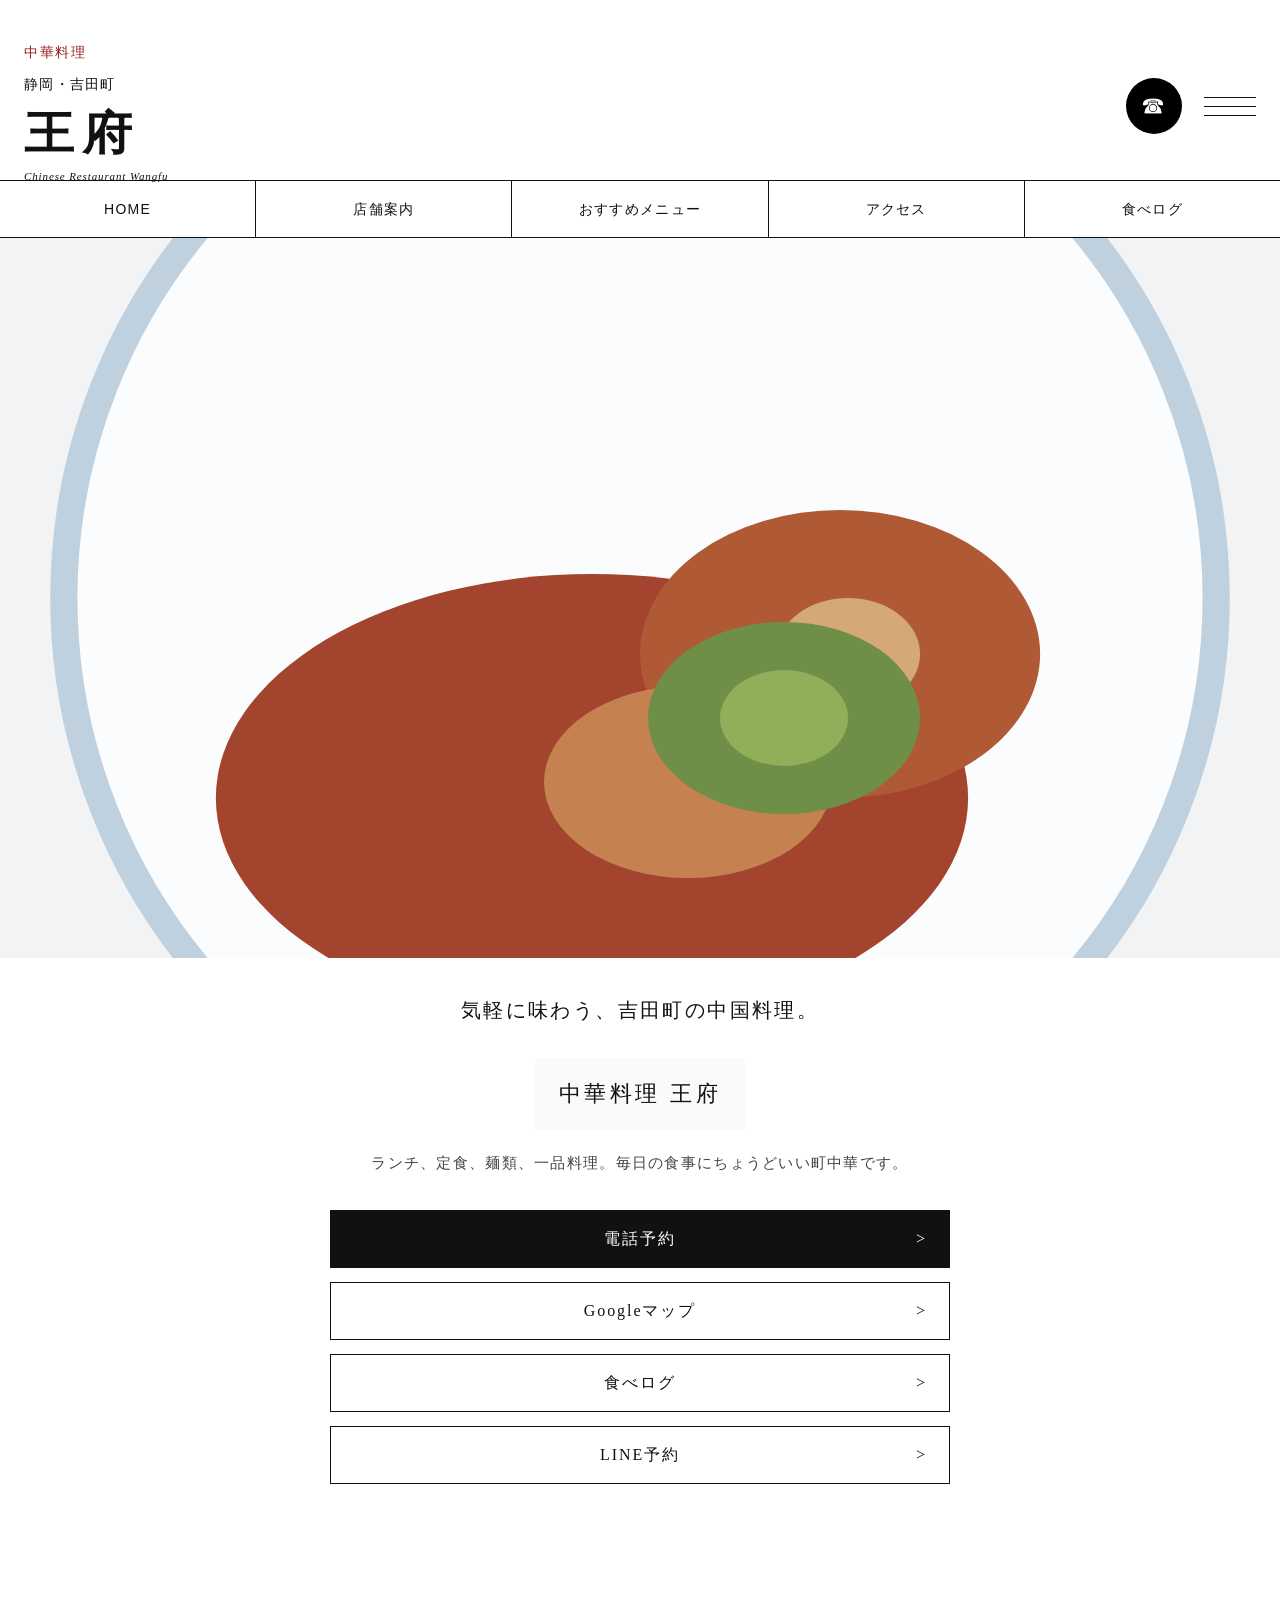
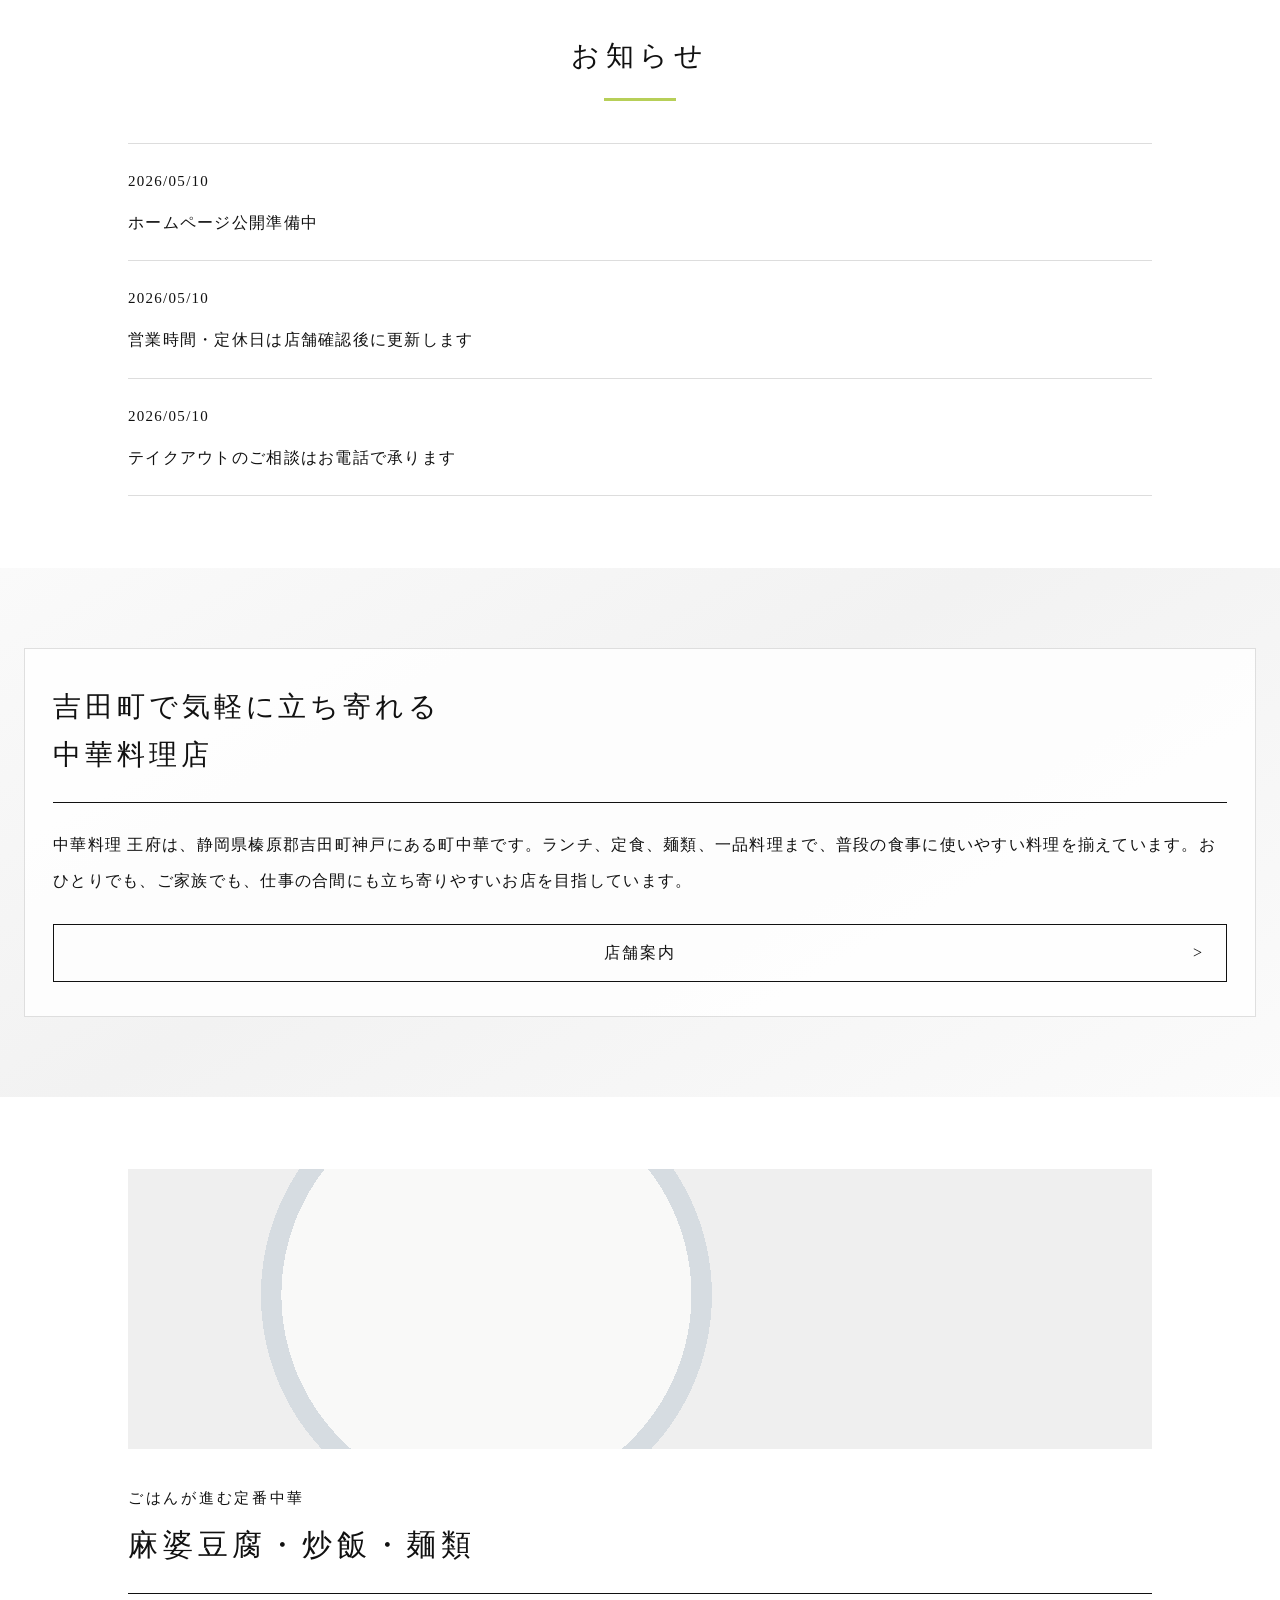
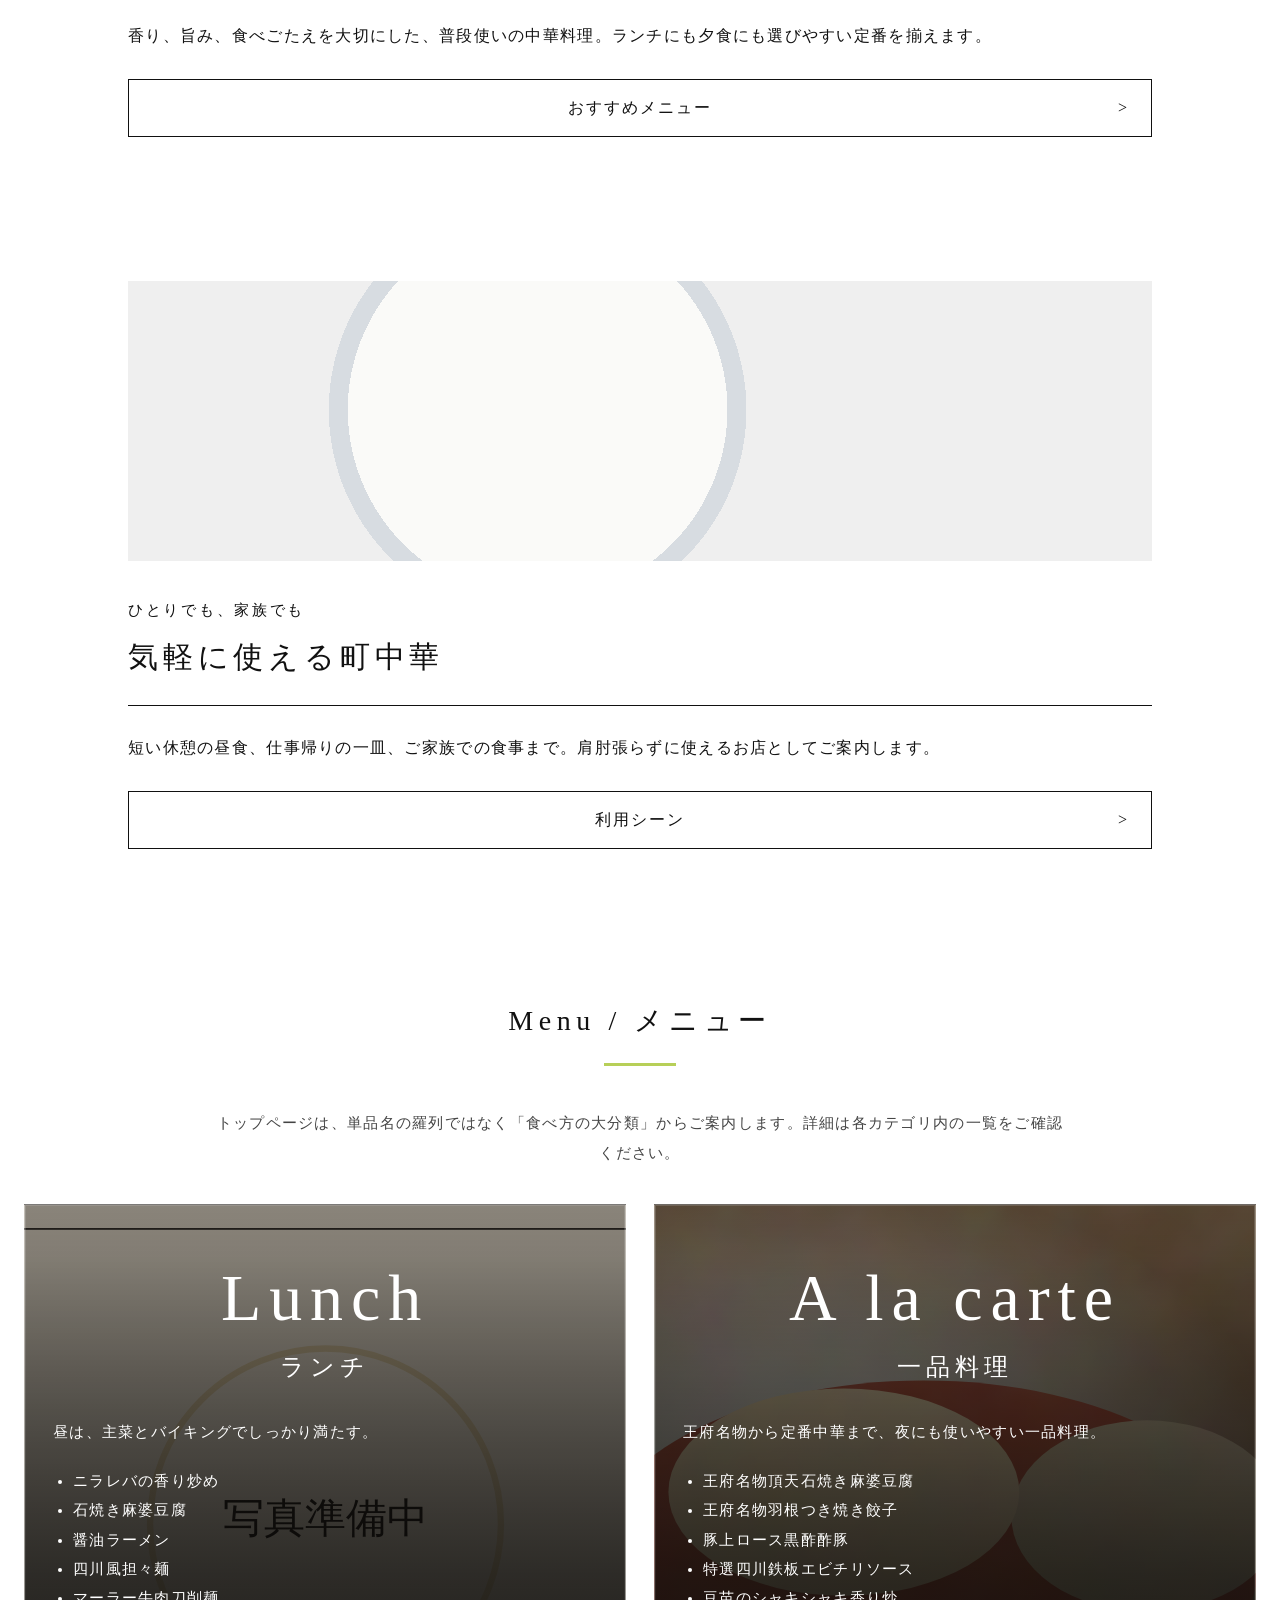
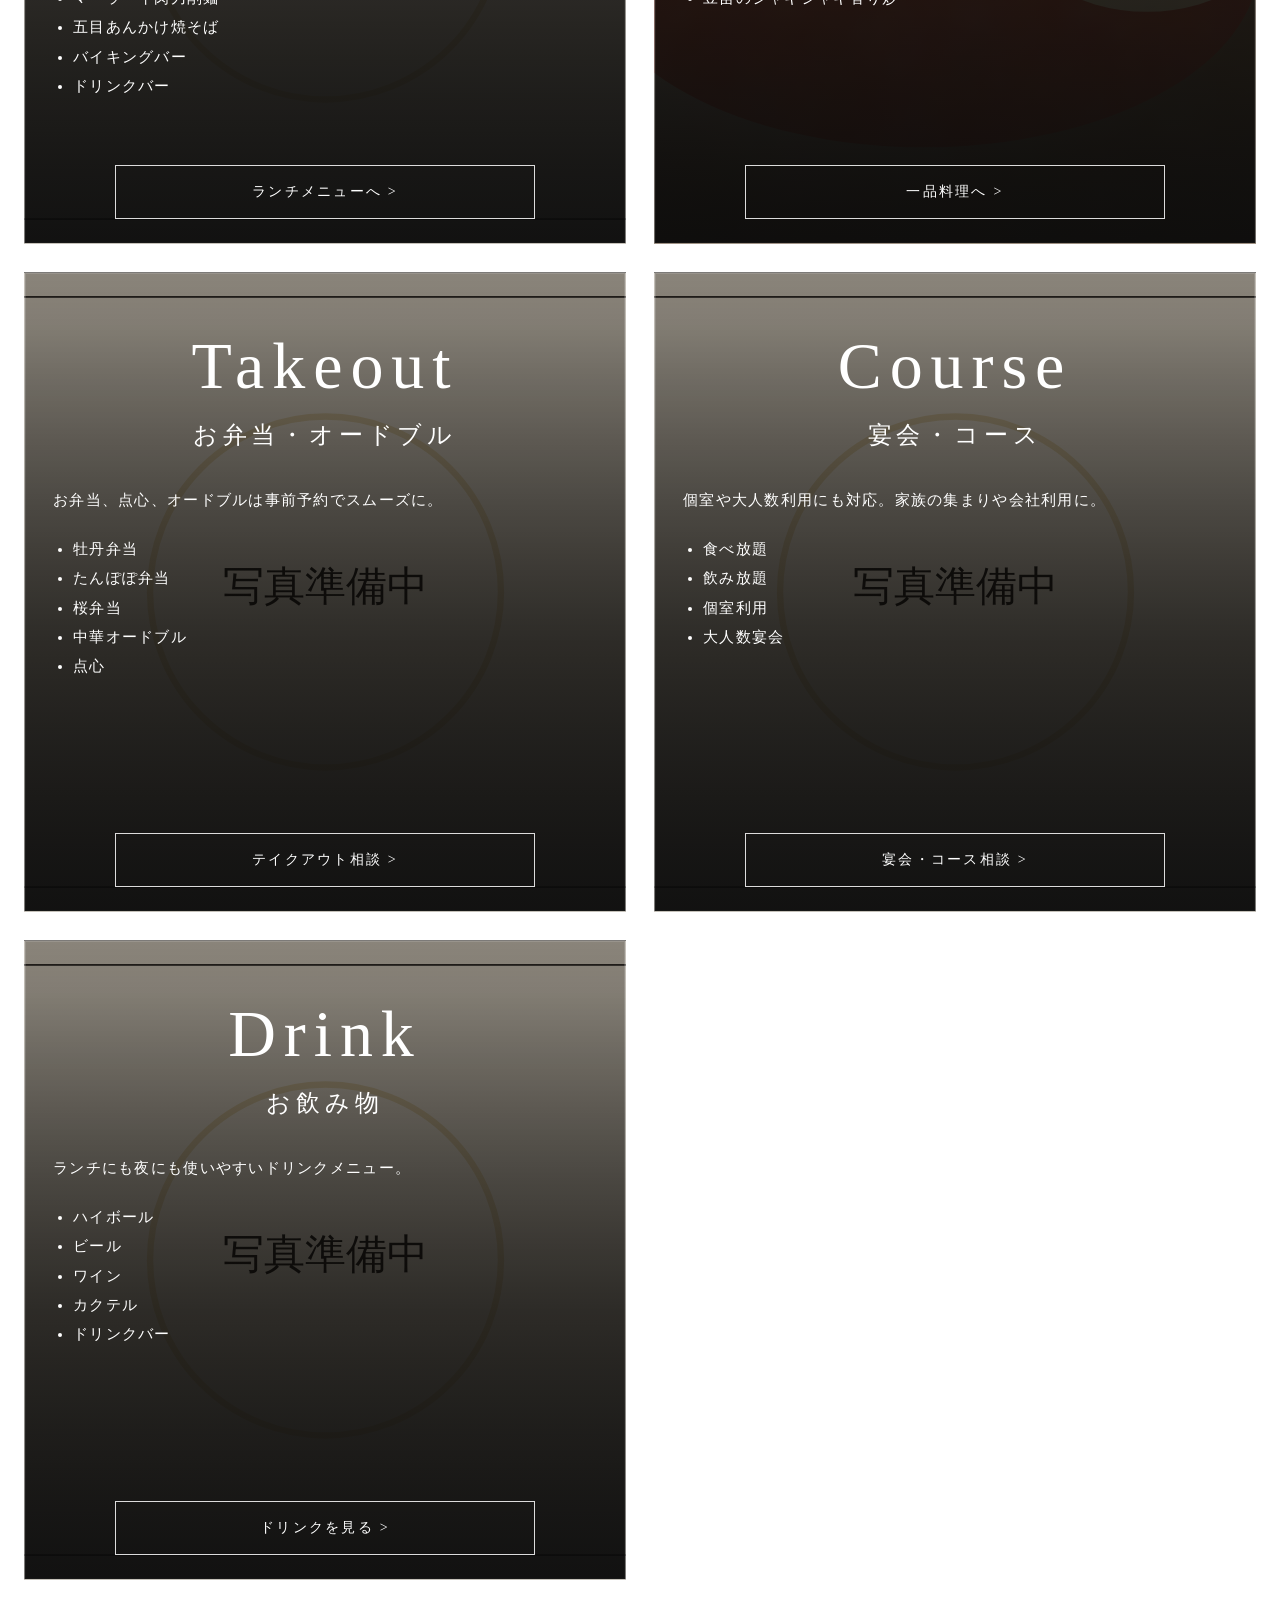
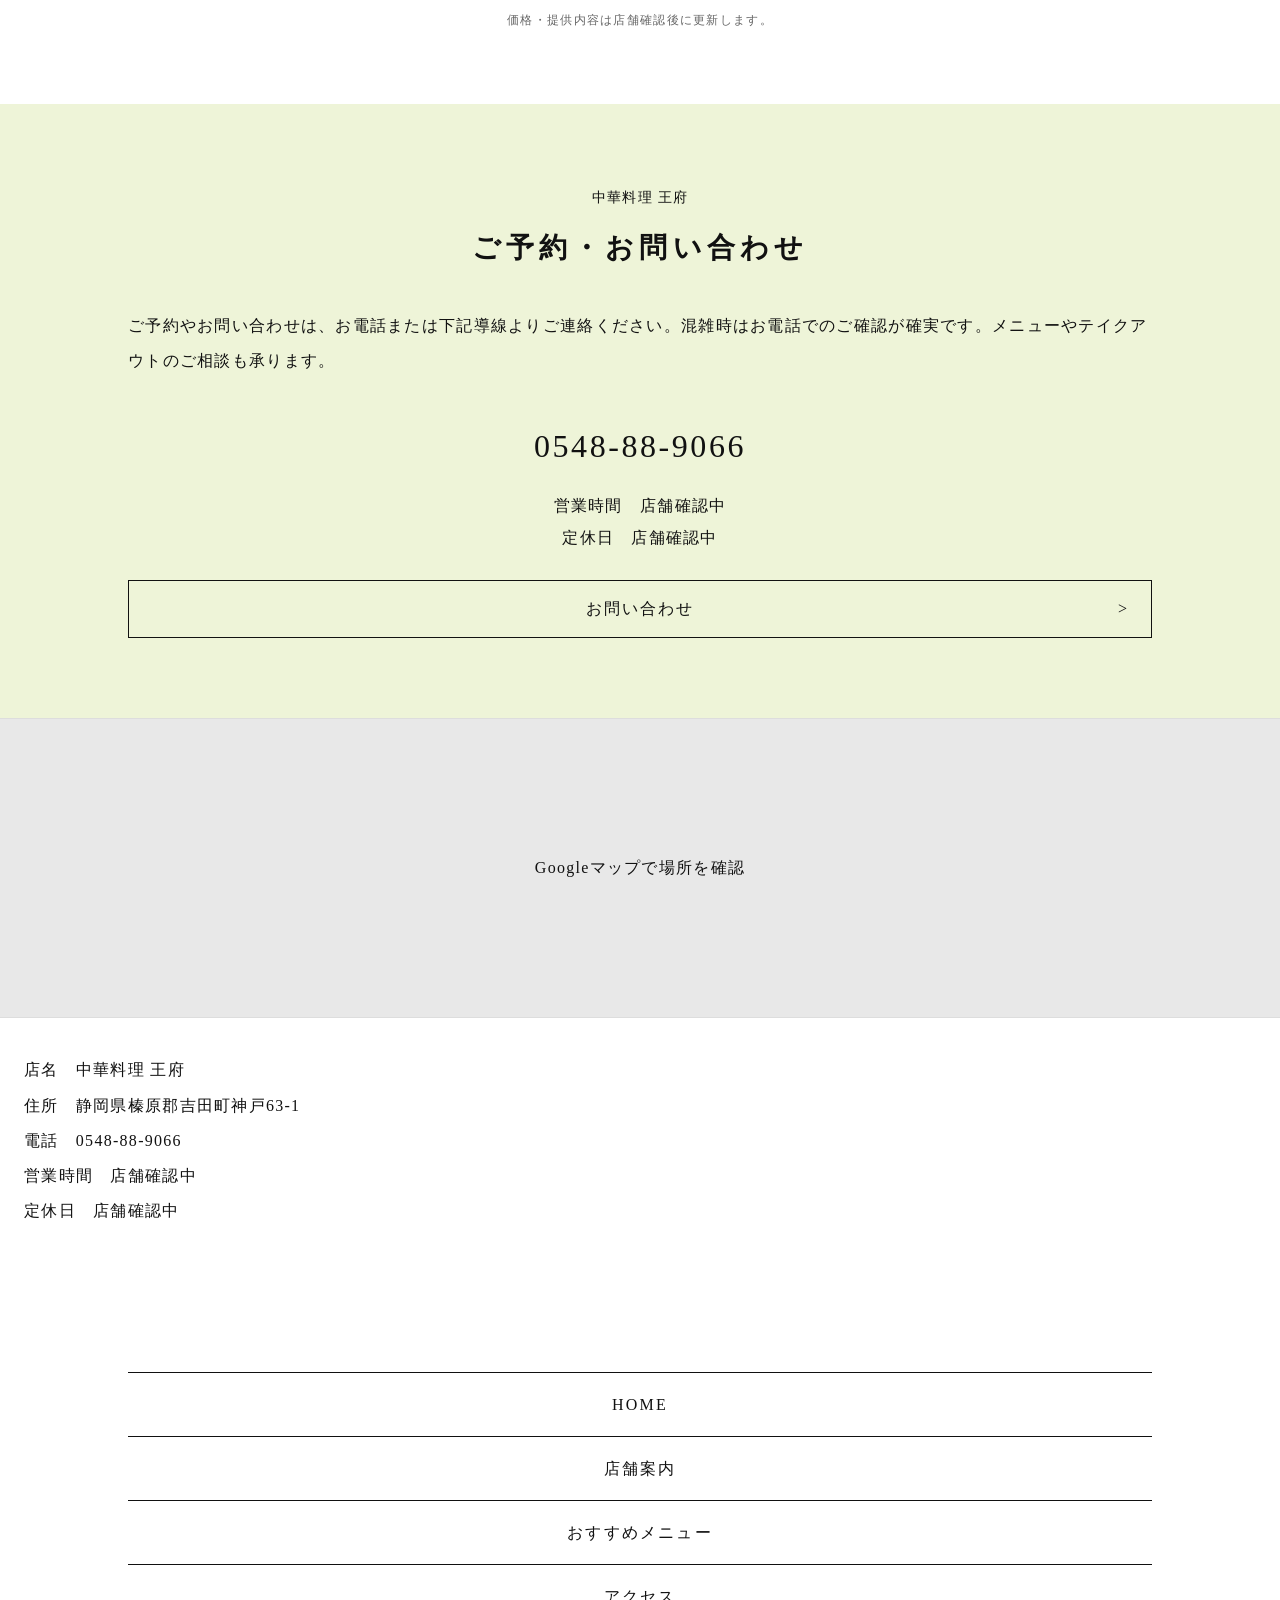
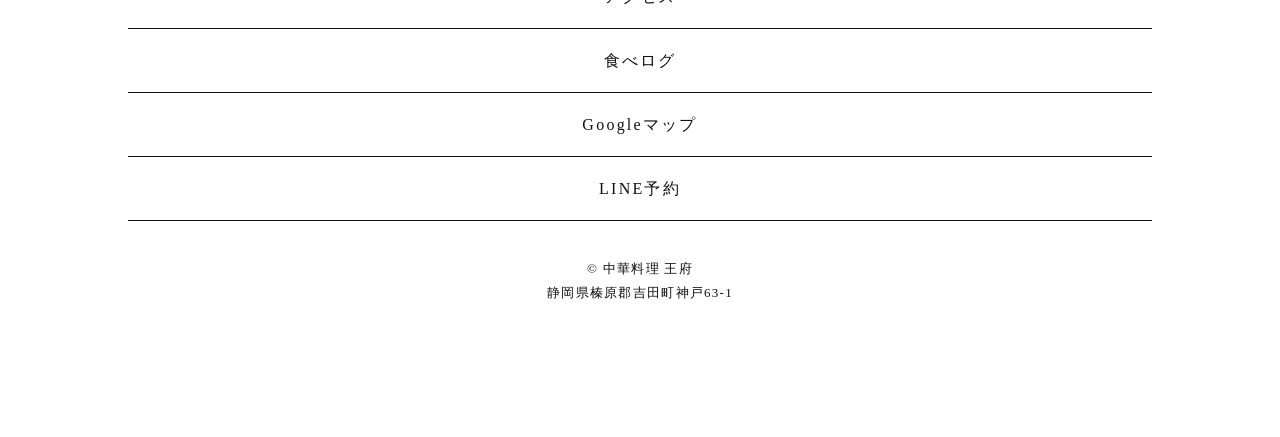
<file: index.html>
<!doctype html>
<html lang="ja">
  <head>
    <meta charset="UTF-8" />
    <meta name="viewport" content="width=device-width, initial-scale=1" />
    <title>中華料理 王府｜静岡県榛原郡吉田町の町中華・ランチ・定食</title>
    <meta
      name="description"
      content="静岡県榛原郡吉田町神戸の中華料理 王府。ランチ、定食、麺類、一品料理など、普段使いしやすい町中華。電話予約、LINE予約、Googleマップ、食べログへの導線を掲載。"
    />
    <meta property="og:type" content="website" />
    <meta property="og:title" content="中華料理 王府｜静岡県榛原郡吉田町の町中華・ランチ・定食" />
    <meta
      property="og:description"
      content="静岡県榛原郡吉田町神戸の中華料理 王府。ランチ、定食、麺類、一品料理など、普段使いしやすい町中華。"
    />
    <meta property="og:url" content="https://gaulung1898-a11y.github.io/homepage-2/" />
    <link rel="stylesheet" href="./styles.css" />
    <script type="application/ld+json" id="jsonld-restaurant"></script>
  </head>
  <body>
    <header class="header" id="top">
      <div class="logo-block">
        <p class="logo-kicker">中華料理</p>
        <p class="logo-sub">静岡・吉田町</p>
        <p class="logo-main">王府</p>
        <p class="logo-en">Chinese Restaurant Wangfu</p>
      </div>
      <div class="header-actions">
        <a id="header-phone" class="phone-icon" href="tel:0548889066" aria-label="電話予約">☎</a>
        <button id="menu-toggle" class="menu-toggle" type="button" aria-expanded="false" aria-controls="global-nav">
          <span></span><span></span><span></span>
          <span class="sr-only">メニューを開閉</span>
        </button>
      </div>
    </header>

    <nav id="global-nav" class="global-nav" aria-label="グローバルメニュー">
      <a href="#top">HOME</a>
      <a href="#intro">店舗案内</a>
      <a href="#menu-feature-a">おすすめメニュー</a>
      <a href="#access">アクセス</a>
      <a id="nav-tabelog" href="#" target="_blank" rel="noopener noreferrer">食べログ</a>
    </nav>

    <main>
      <section class="hero">
        <img
          class="hero-image"
          src="./assets/wangfu-hero.svg"
          alt="王府の料理イメージ"
          width="1600"
          height="900"
          fetchpriority="high"
          loading="eager"
          decoding="sync"
        />
        <div class="hero-copy">
          <p class="hero-lead">気軽に味わう、吉田町の中国料理。</p>
          <p class="hero-title-line">中華料理 王府</p>
          <p class="hero-sub">ランチ、定食、麺類、一品料理。毎日の食事にちょうどいい町中華です。</p>
          <div class="hero-links">
            <a id="hero-phone" class="button-outline button-primary" href="#">電話予約</a>
            <a id="hero-map" class="button-outline" href="#" target="_blank" rel="noopener noreferrer">Googleマップ</a>
            <a id="hero-tabelog" class="button-outline" href="#" target="_blank" rel="noopener noreferrer">食べログ</a>
            <a id="hero-line" class="button-outline" href="#">LINE予約</a>
          </div>
        </div>
      </section>

      <section id="news" class="section-news">
        <h2 class="section-title">お知らせ</h2>
        <div class="news-list">
          <article class="news-item"><p class="news-date">2026/05/10</p><p class="news-title">ホームページ公開準備中</p></article>
          <article class="news-item"><p class="news-date">2026/05/10</p><p class="news-title">営業時間・定休日は店舗確認後に更新します</p></article>
          <article class="news-item"><p class="news-date">2026/05/10</p><p class="news-title">テイクアウトのご相談はお電話で承ります</p></article>
        </div>
      </section>

      <section id="intro" class="intro-section">
        <div class="intro-panel">
          <h2 class="intro-heading">吉田町で気軽に立ち寄れる<br />中華料理店</h2>
          <div class="heading-line"></div>
          <p class="intro-text">中華料理 王府は、静岡県榛原郡吉田町神戸にある町中華です。ランチ、定食、麺類、一品料理まで、普段の食事に使いやすい料理を揃えています。おひとりでも、ご家族でも、仕事の合間にも立ち寄りやすいお店を目指しています。</p>
          <p class="section-link-wrap"><a class="button-outline" href="#access">店舗案内</a></p>
        </div>
      </section>

      <section id="menu-feature-a" class="menu-feature">
        <div class="menu-photo" role="img" aria-label="麻婆豆腐と炒飯を連想する料理イメージ"></div>
        <p class="menu-kicker">ごはんが進む定番中華</p>
        <h2 class="menu-title">麻婆豆腐・炒飯・麺類</h2>
        <p class="menu-text">香り、旨み、食べごたえを大切にした、普段使いの中華料理。ランチにも夕食にも選びやすい定番を揃えます。</p>
        <p class="section-link-wrap"><a class="button-outline" href="#menu-list">おすすめメニュー</a></p>
      </section>

      <section class="menu-feature">
        <div class="menu-photo menu-photo-alt" role="img" aria-label="家族で囲む町中華の食卓イメージ"></div>
        <p class="menu-kicker">ひとりでも、家族でも</p>
        <h2 class="menu-title">気軽に使える町中華</h2>
        <p class="menu-text">短い休憩の昼食、仕事帰りの一皿、ご家族での食事まで。肩肘張らずに使えるお店としてご案内します。</p>
        <p class="section-link-wrap"><a class="button-outline" href="#contact">利用シーン</a></p>
      </section>

      <section id="menu-list" class="menu-categories-section">
        <h2 class="section-title">Menu / メニュー</h2>
        <p class="menu-intro">トップページは、単品名の羅列ではなく「食べ方の大分類」からご案内します。詳細は各カテゴリ内の一覧をご確認ください。</p>
        <div class="menu-category-grid">
          <article class="menu-tile" style="--tile-image:url('./assets/menu/lunch.svg')">
            <div class="menu-tile-inner"><div class="menu-tile-heading"><p class="menu-tile-en">Lunch</p><p class="menu-tile-ja">ランチ</p></div><p class="menu-tile-copy">昼は、主菜とバイキングでしっかり満たす。</p><ul><li>ニラレバの香り炒め</li><li>石焼き麻婆豆腐</li><li>醤油ラーメン</li><li>四川風担々麺</li><li>マーラー牛肉刀削麺</li><li>五目あんかけ焼そば</li><li>バイキングバー</li><li>ドリンクバー</li></ul><a class="tile-button" href="menus-yoshida.html#lunch">ランチメニューへ</a></div>
          </article>
          <article class="menu-tile" style="--tile-image:url('./assets/menu/alacarte.svg')"><div class="menu-tile-inner"><div class="menu-tile-heading"><p class="menu-tile-en">A la carte</p><p class="menu-tile-ja">一品料理</p></div><p class="menu-tile-copy">王府名物から定番中華まで、夜にも使いやすい一品料理。</p><ul><li>王府名物頂天石焼き麻婆豆腐</li><li>王府名物羽根つき焼き餃子</li><li>豚上ロース黒酢酢豚</li><li>特選四川鉄板エビチリソース</li><li>豆苗のシャキシャキ香り炒</li></ul><a class="tile-button" href="menus-yoshida.html#alacarte">一品料理へ</a></div></article>
          <article class="menu-tile" style="--tile-image:url('./assets/menu/takeout.svg')"><div class="menu-tile-inner"><div class="menu-tile-heading"><p class="menu-tile-en">Takeout</p><p class="menu-tile-ja">お弁当・オードブル</p></div><p class="menu-tile-copy">お弁当、点心、オードブルは事前予約でスムーズに。</p><ul><li>牡丹弁当</li><li>たんぽぽ弁当</li><li>桜弁当</li><li>中華オードブル</li><li>点心</li></ul><a class="tile-button" href="menus-yoshida.html#takeout">テイクアウト相談</a></div></article>
          <article class="menu-tile" style="--tile-image:url('./assets/menu/course.svg')"><div class="menu-tile-inner"><div class="menu-tile-heading"><p class="menu-tile-en">Course</p><p class="menu-tile-ja">宴会・コース</p></div><p class="menu-tile-copy">個室や大人数利用にも対応。家族の集まりや会社利用に。</p><ul><li>食べ放題</li><li>飲み放題</li><li>個室利用</li><li>大人数宴会</li></ul><a class="tile-button" href="menus-yoshida.html#course">宴会・コース相談</a></div></article>
          <article class="menu-tile" style="--tile-image:url('./assets/menu/drink.svg')"><div class="menu-tile-inner"><div class="menu-tile-heading"><p class="menu-tile-en">Drink</p><p class="menu-tile-ja">お飲み物</p></div><p class="menu-tile-copy">ランチにも夜にも使いやすいドリンクメニュー。</p><ul><li>ハイボール</li><li>ビール</li><li>ワイン</li><li>カクテル</li><li>ドリンクバー</li></ul><a class="tile-button" href="menus-yoshida.html#drink">ドリンクを見る</a></div></article>
        </div>
        <p class="menu-note">価格・提供内容は店舗確認後に更新します。</p>
      </section>

      <section id="contact" class="contact-section">
        <p class="contact-store">中華料理 王府</p>
        <h2 class="contact-title">ご予約・お問い合わせ</h2>
        <p class="contact-text">ご予約やお問い合わせは、お電話または下記導線よりご連絡ください。混雑時はお電話でのご確認が確実です。メニューやテイクアウトのご相談も承ります。</p>
        <a id="contact-phone" class="contact-phone" href="#">0548-88-9066</a>
        <p class="contact-meta">営業時間　店舗確認中</p>
        <p class="contact-meta">定休日　店舗確認中</p>
        <p class="section-link-wrap"><a id="contact-line" class="button-outline" href="#">お問い合わせ</a></p>
      </section>

      <section id="access" class="access-section">
        <a id="access-map" class="map-placeholder" href="#" target="_blank" rel="noopener noreferrer">Googleマップで場所を確認</a>
        <div class="access-info">
          <p>店名　中華料理 王府</p>
          <p id="store-address">住所　静岡県榛原郡吉田町神戸63-1</p>
          <p>電話　<a id="store-phone" href="#">0548-88-9066</a></p>
          <p>営業時間　店舗確認中</p>
          <p>定休日　店舗確認中</p>
        </div>
      </section>
    </main>

    <footer class="footer">
      <div class="footer-nav">
        <a href="#top">HOME</a>
        <a href="#intro">店舗案内</a>
        <a href="#menu-feature-a">おすすめメニュー</a>
        <a href="#access">アクセス</a>
        <a id="footer-tabelog" href="#" target="_blank" rel="noopener noreferrer">食べログ</a>
        <a id="footer-map" href="#" target="_blank" rel="noopener noreferrer">Googleマップ</a>
        <a id="footer-line" href="#">LINE予約</a>
      </div>
      <p class="copyright">© 中華料理 王府<br />静岡県榛原郡吉田町神戸63-1</p>
    </footer>


    <script src="./script.js" defer></script>
  </body>
</html>
</file>
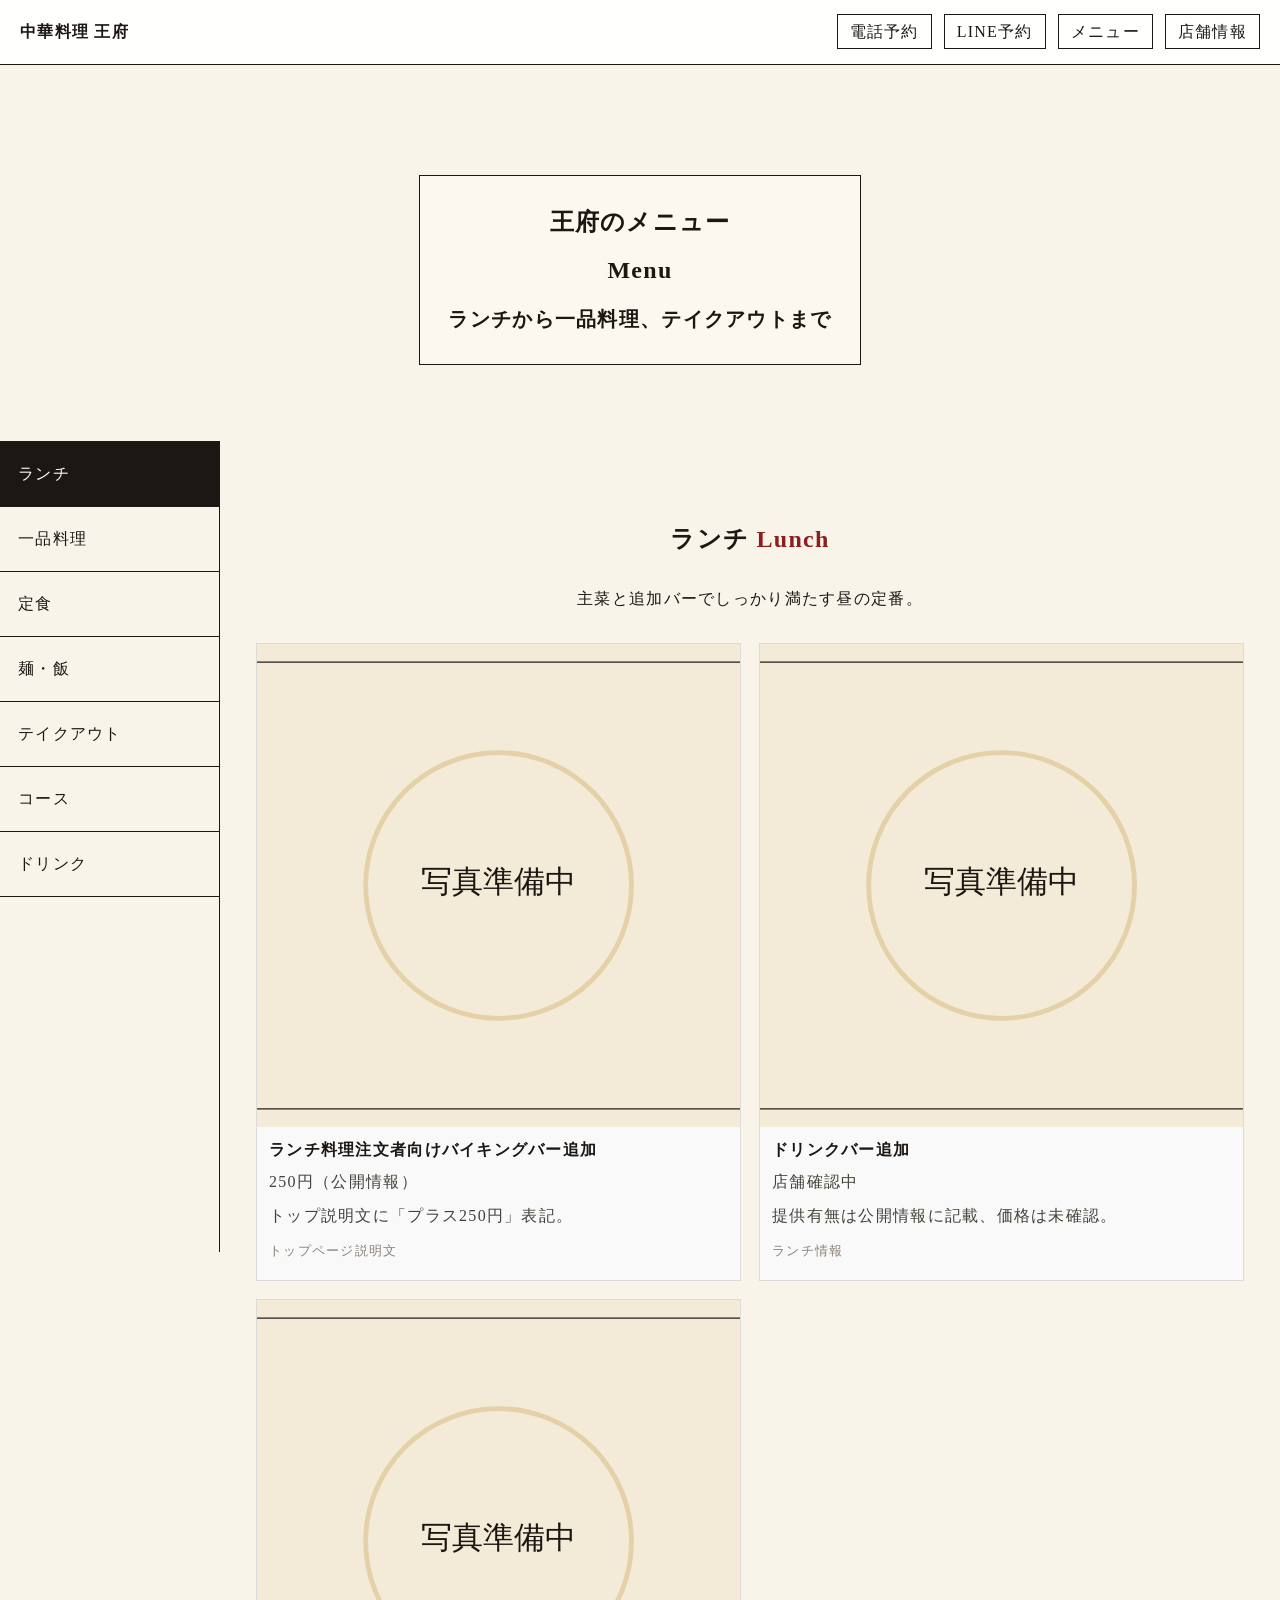
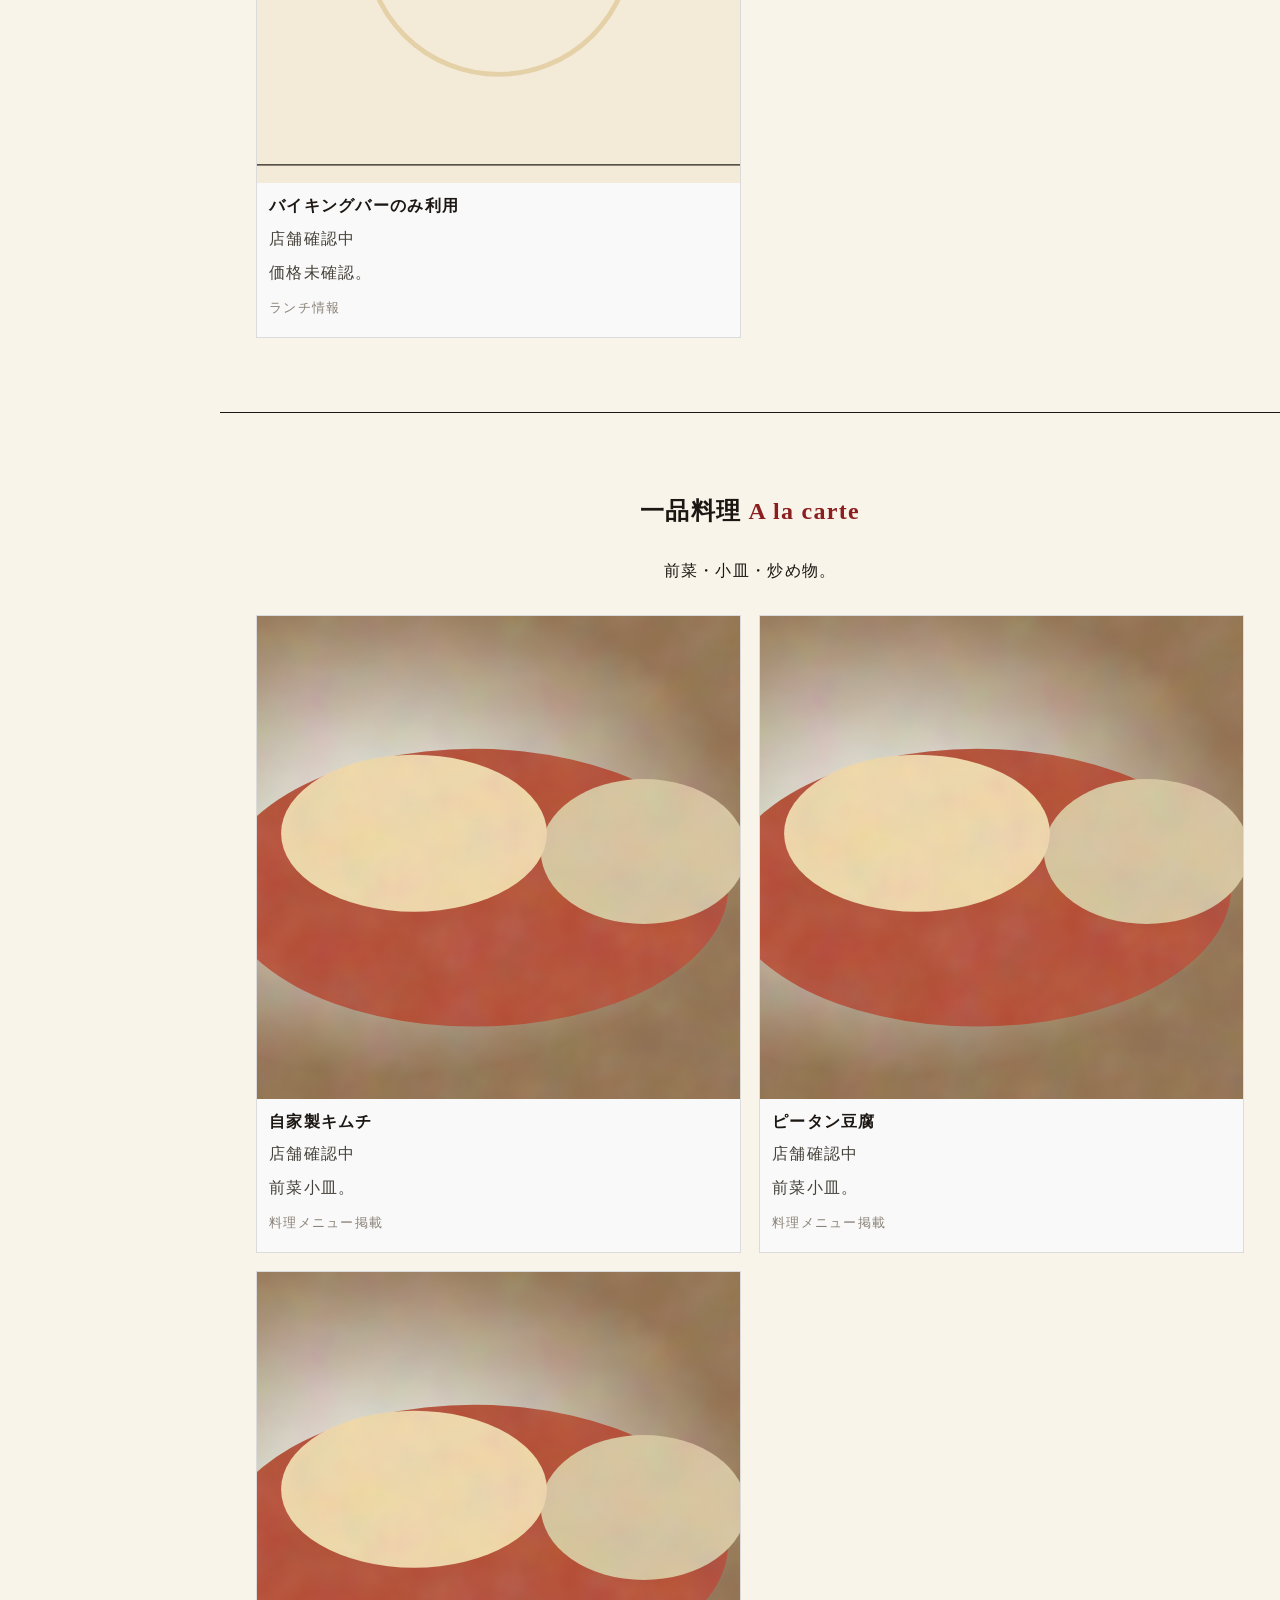
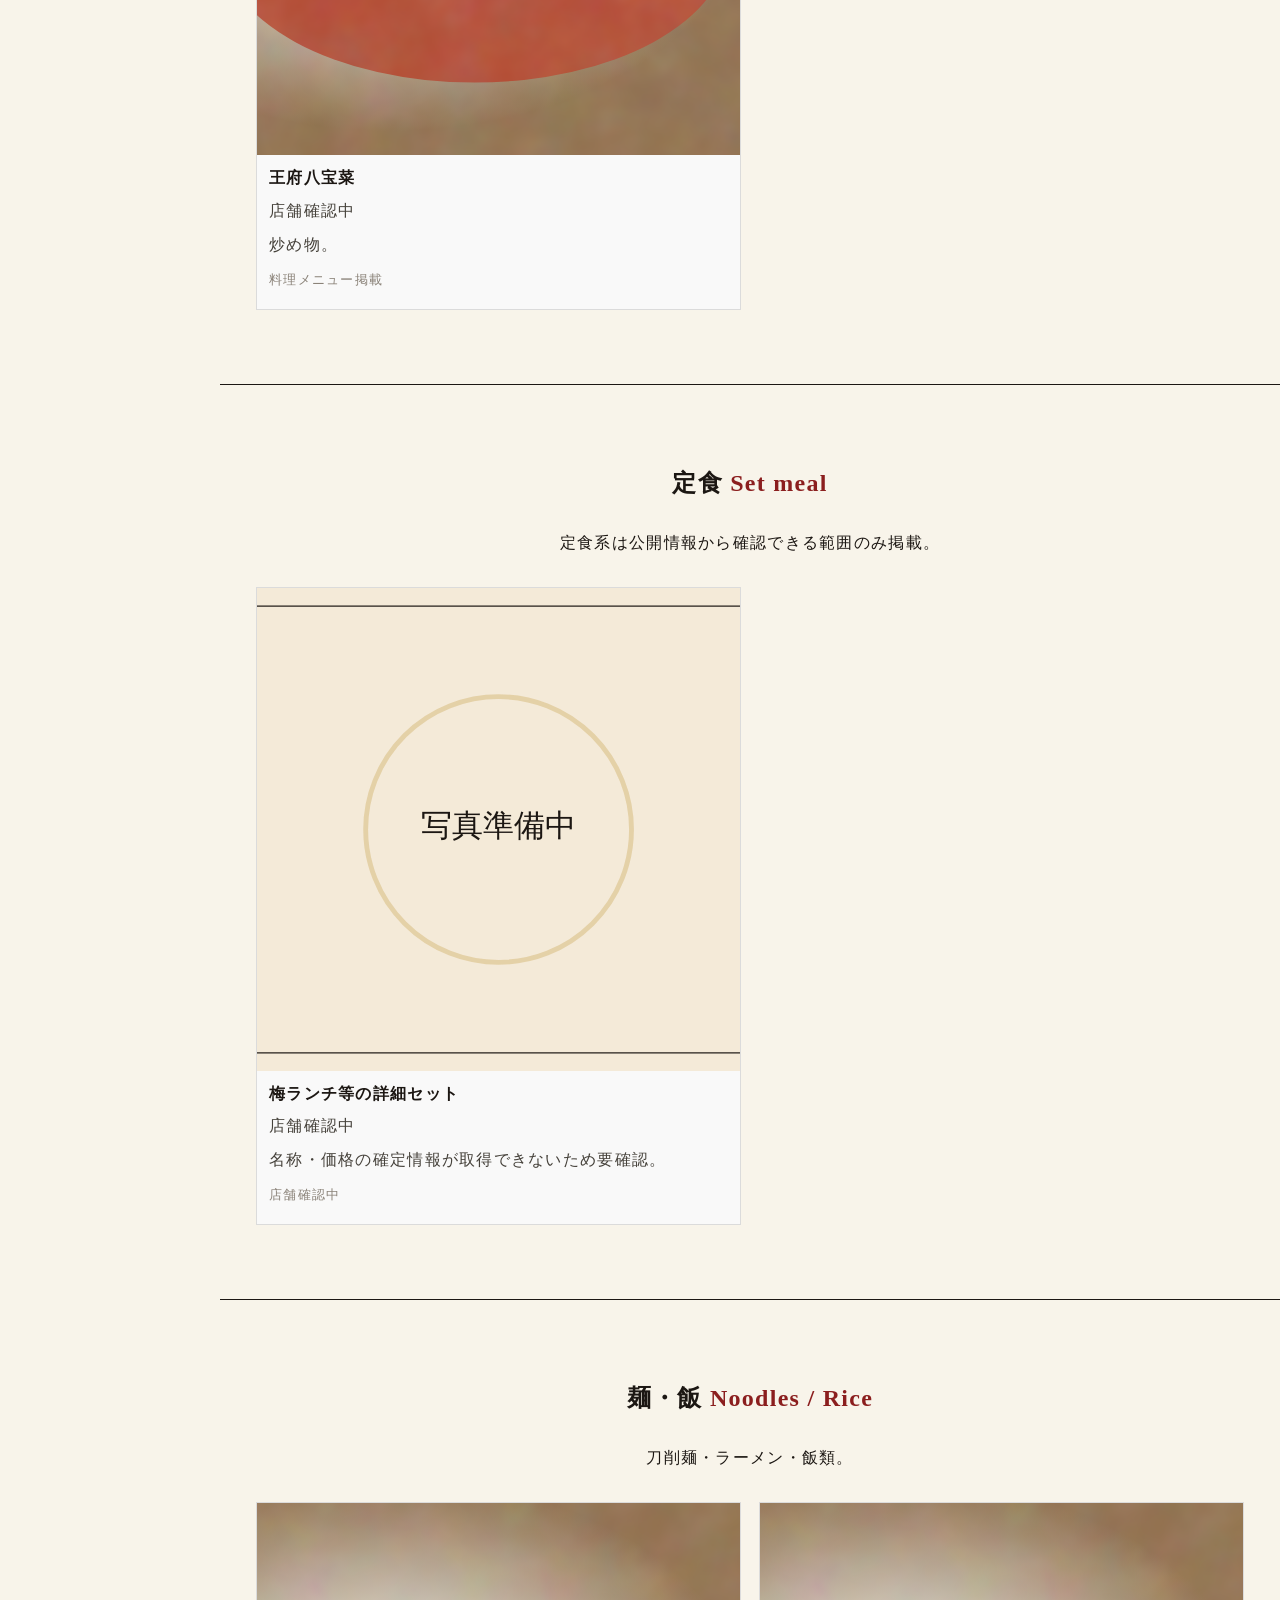
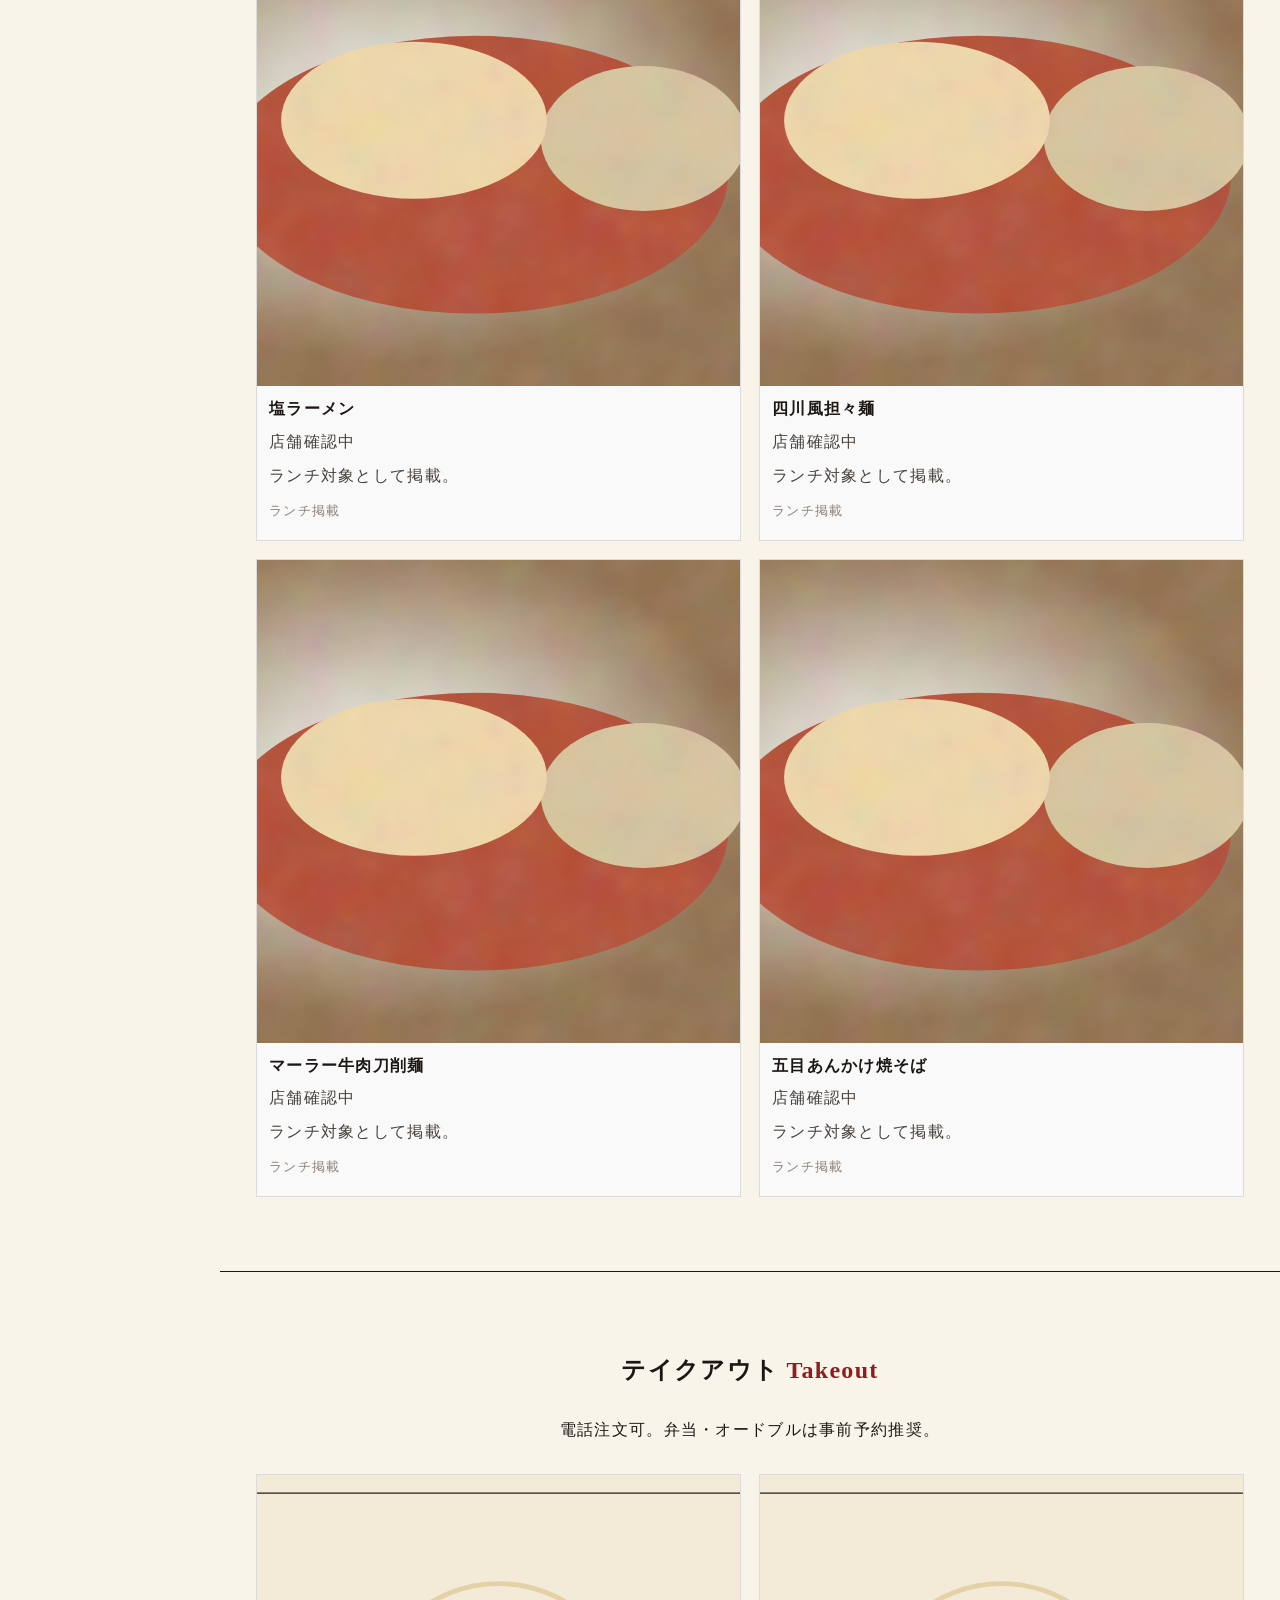
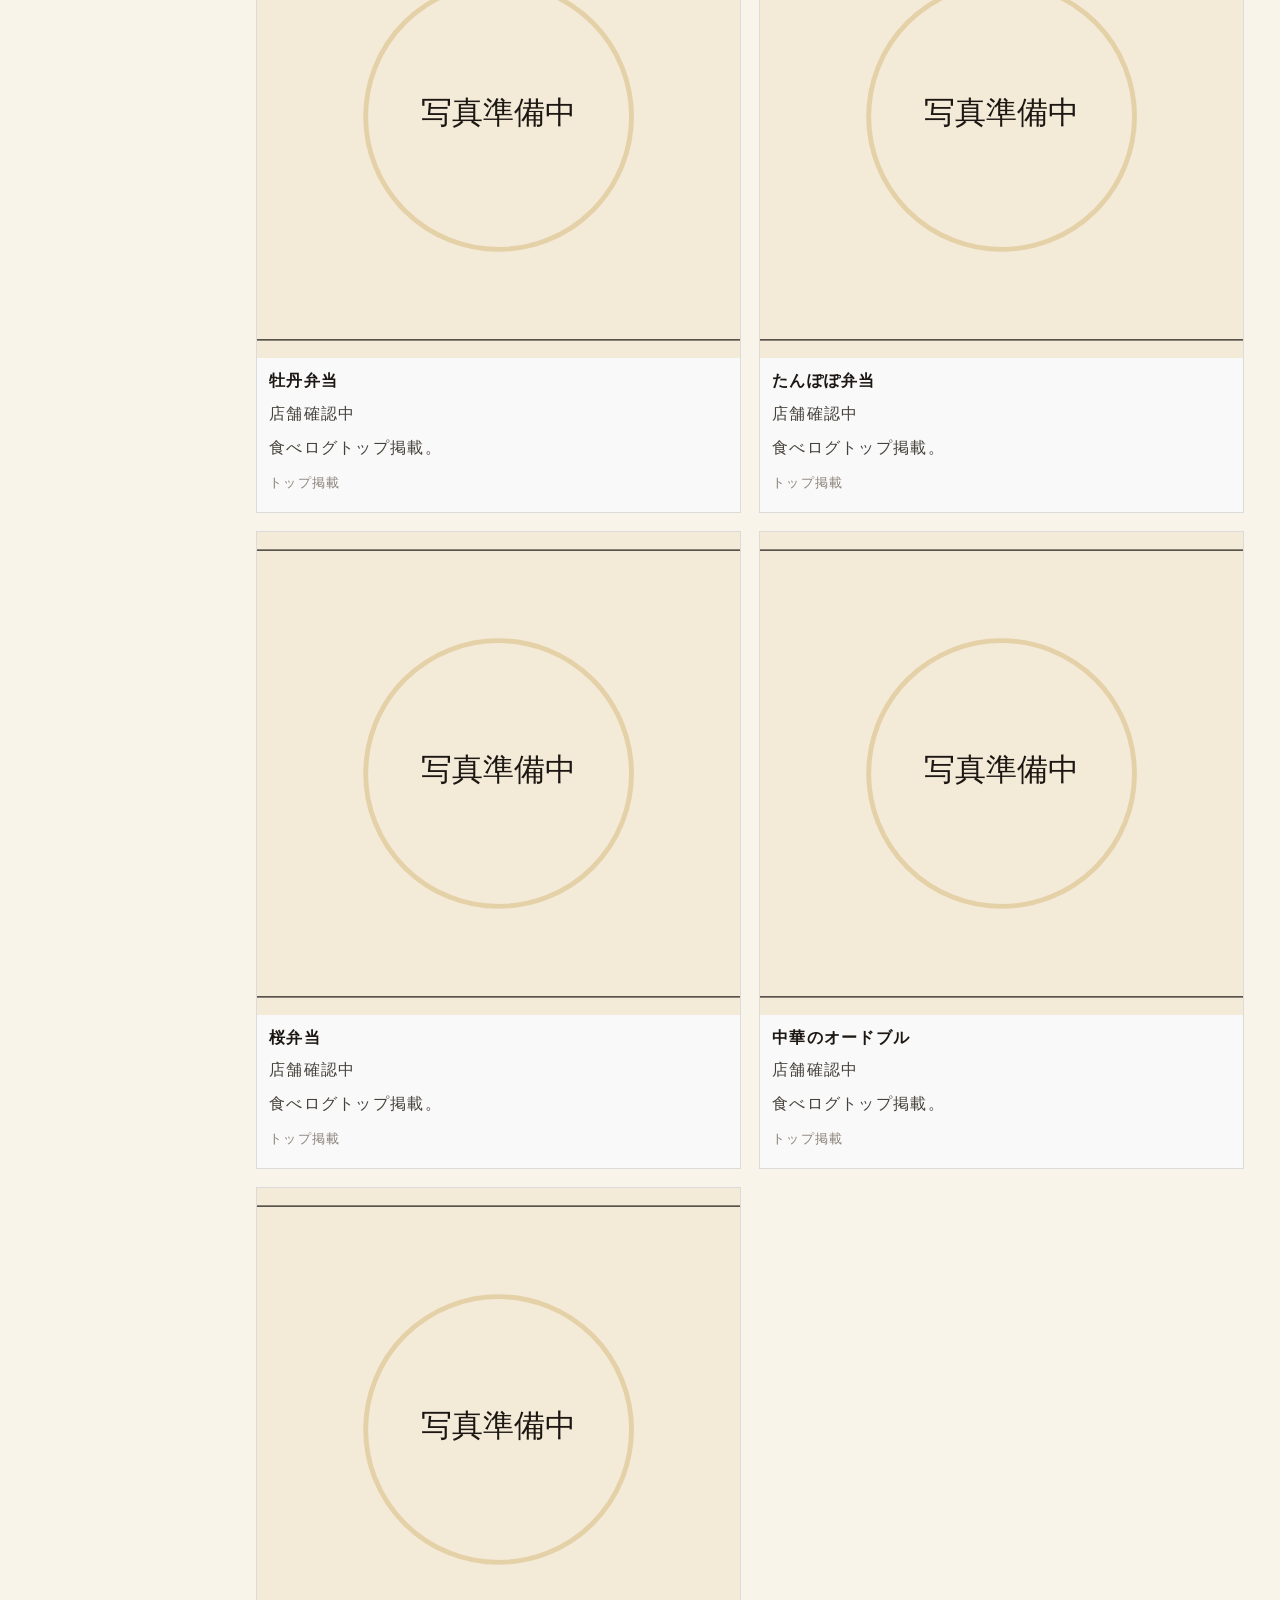
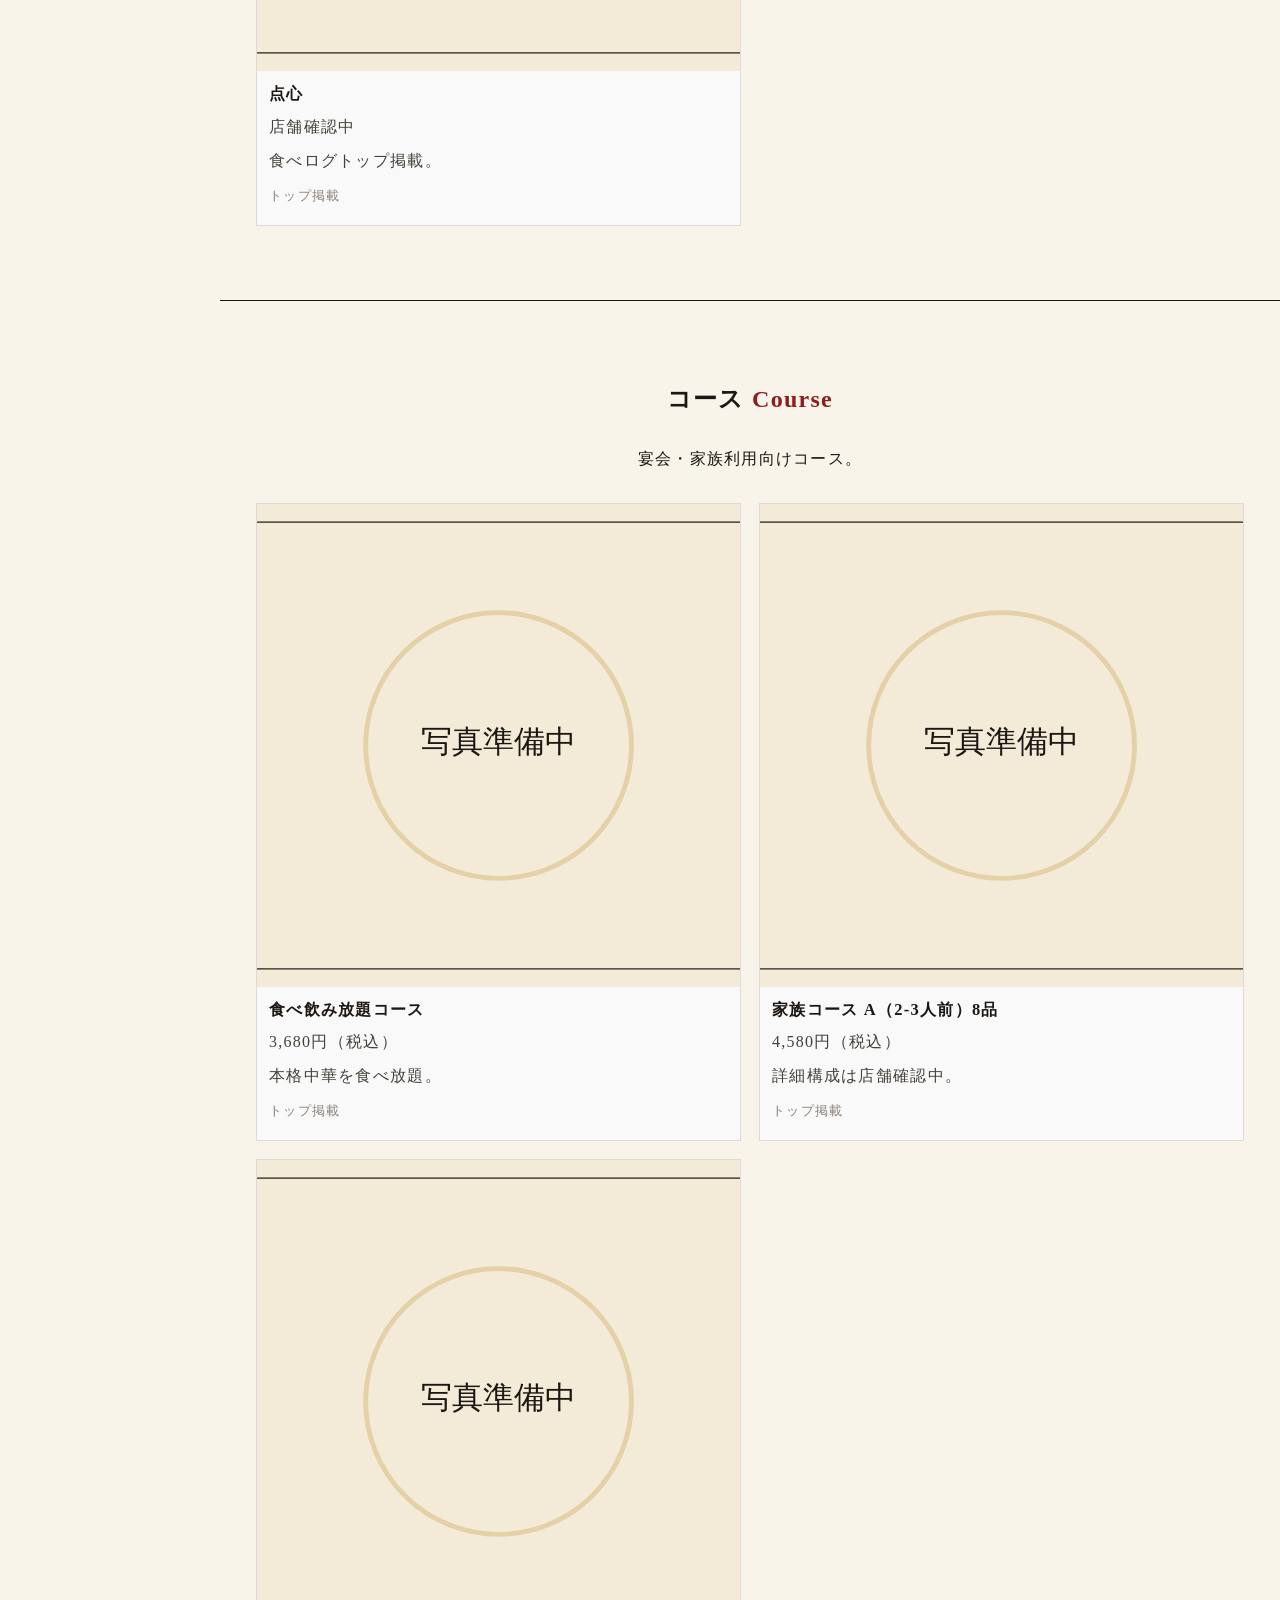
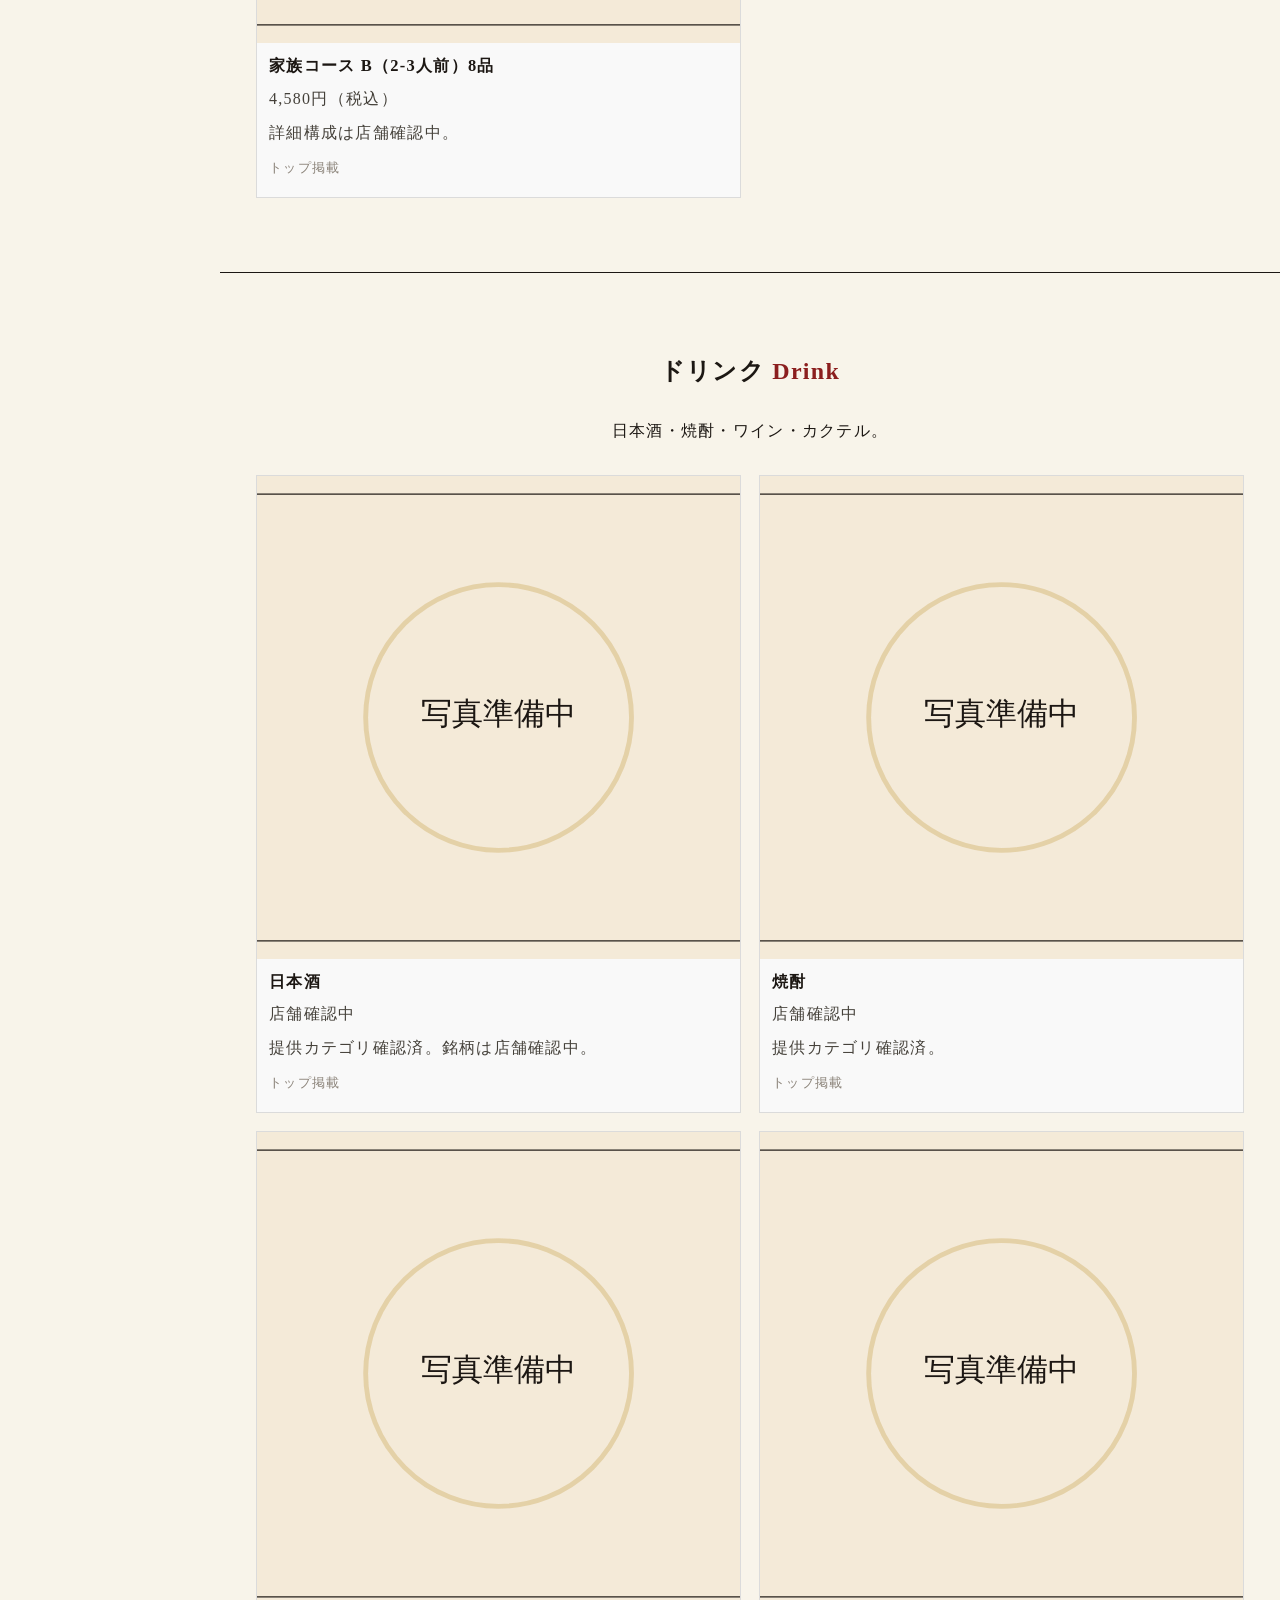
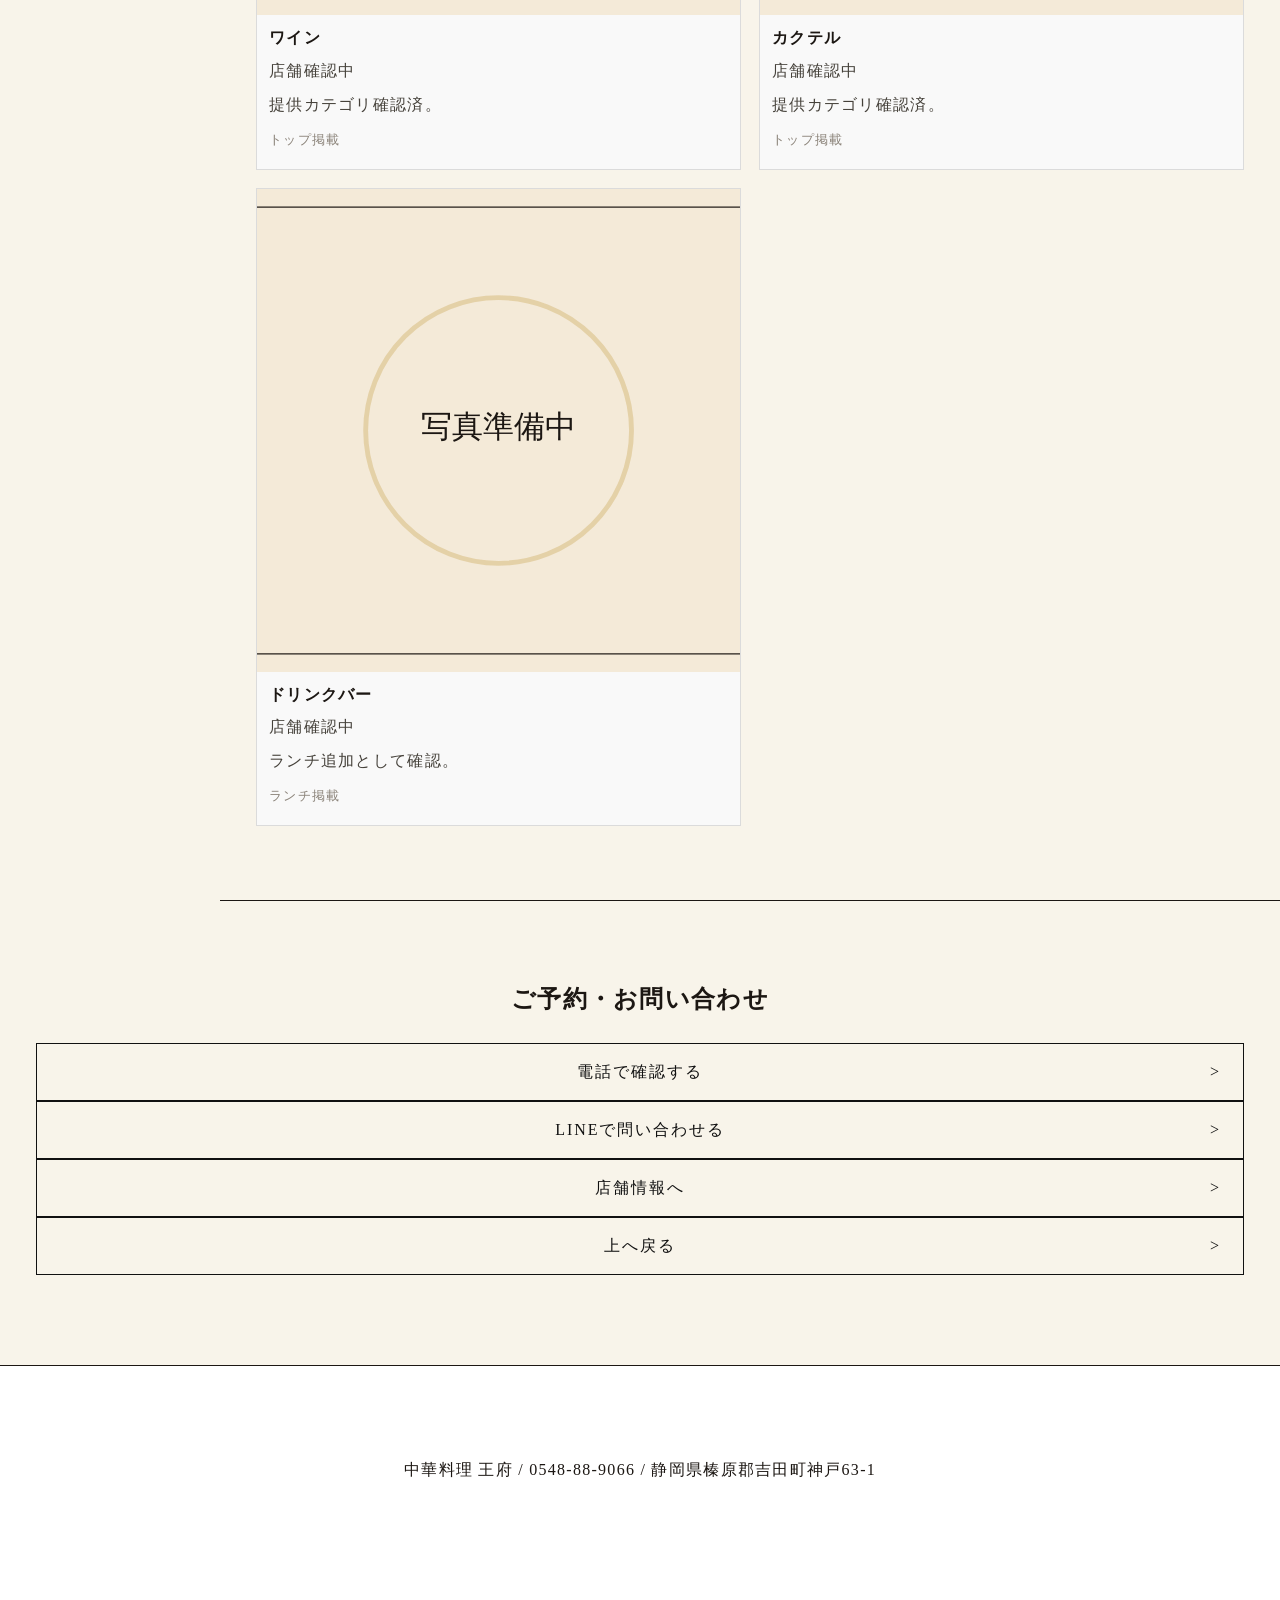
<file: menus-yoshida.html>
<!doctype html><html lang='ja'><head><meta charset='UTF-8'><meta name='viewport' content='width=device-width,initial-scale=1'><title>中華料理 王府 メニュー｜吉田町の中華料理・刀削麺</title><meta name='description' content='静岡県榛原郡吉田町の中華料理 王府のメニュー案内。ランチ、一品料理、刀削麺、テイクアウト、コース、ドリンクをご確認いただけます。'><link rel='canonical' href='./menus-yoshida.html'><link rel='stylesheet' href='./styles.css'><style>body{background:#f8f4ea;color:#1c1713}.ym-header{position:sticky;top:0;background:rgba(255,255,255,.95);border-bottom:1px solid #1c1713;padding:16px 20px;z-index:99}.ymh{display:flex;justify-content:space-between;align-items:center}.ym-nav a{margin-left:12px;border:1px solid #1c1713;padding:8px 12px}.hero2{padding:90px 20px 56px;text-align:center;position:relative}.hero2:before{content:'Menu';position:absolute;inset:0;display:flex;align-items:center;justify-content:center;font:120px Georgia;color:rgba(199,162,74,.10)}.hero2 h1{position:relative;display:inline-block;border:1px solid #1c1713;padding:22px 28px;background:#fbf8ef}.menu-layout{display:grid;grid-template-columns:1fr;gap:0;align-items:start}.tabs{position:sticky;top:71px;background:#f8f4ea;border-top:1px solid #1c1713;border-bottom:1px solid #1c1713;display:flex;overflow:auto;z-index:80}.tabs a{white-space:nowrap;padding:14px 16px;border-right:1px solid #1c1713;min-width:120px;text-align:center;background:#f8f4ea}.tabs a.active{background:#1c1713;color:#fff}.section{padding:72px 22px;border-bottom:1px solid #1c1713}.sec-title{text-align:center;margin-top:0}.lead{max-width:850px;margin:0 auto 28px;text-align:center}.items{display:grid;grid-template-columns:repeat(2,minmax(0,1fr));gap:14px}.item{background:#f9f9f9;border:1px solid #dbdbdb;padding:0;overflow:hidden}.item img,.ph{width:100%;aspect-ratio:1/1;object-fit:cover;display:block}.ph{border-bottom:1px solid #ddd;background:#f4ead8;display:flex;align-items:center;justify-content:center}.item-copy{padding:10px 12px 14px}.item h3{font-size:1.03rem;line-height:1.55;margin:0 0 4px}.item p{margin:0 0 2px;color:#45413a}.item small{color:#8a8278}.fixed-cta{position:fixed;bottom:12px;left:12px;right:12px;display:flex;gap:8px}.fixed-cta a{flex:1;background:#fff;border:1px solid #1c1713;padding:11px;text-align:center}@media(min-width:900px){.menu-layout{grid-template-columns:220px minmax(0,1fr)}.tabs{top:89px;display:block;border-bottom:none;border-right:1px solid #1c1713;height:calc(100vh - 89px);overflow:auto}.tabs a{display:block;border-right:none;border-bottom:1px solid #1c1713;text-align:left;padding:16px 18px;min-width:0}.section{padding:74px 36px}.items{grid-template-columns:repeat(2,minmax(0,1fr));gap:18px}.fixed-cta{display:none}}</style></head><body>
<header class='ym-header'><div class='ymh'><strong>中華料理 王府</strong><nav class='ym-nav'><a href='tel:0548889066'>電話予約</a><a href='#'>LINE予約</a><a href='./menus-yoshida.html'>メニュー</a><a href='./index.html#access'>店舗情報</a></nav></div></header>
<section class='hero2'><h1>王府のメニュー<br>Menu<br><small>ランチから一品料理、テイクアウトまで</small></h1></section>
<div class='menu-layout'><nav class='tabs' id='tabs'></nav><main id='menu-root'></main></div>
<section class='section'><h2 class='sec-title'>ご予約・お問い合わせ</h2><p style='text-align:center'><a class='button-outline' href='tel:0548889066'>電話で確認する</a> <a class='button-outline' href='#'>LINEで問い合わせる</a> <a class='button-outline' href='./index.html#access'>店舗情報へ</a> <a class='button-outline' href='#top'>上へ戻る</a></p></section>
<footer class='footer'><p>中華料理 王府 / 0548-88-9066 / 静岡県榛原郡吉田町神戸63-1</p></footer>
<div class='fixed-cta'><a href='tel:0548889066'>電話</a><a href='#'>LINE</a></div>
<script src='./menu-data.js'></script><script>
const root=document.getElementById('menu-root'),tabs=document.getElementById('tabs');
MENU_YOSHIDA.categories.filter(c=>c.id!=='popular').forEach(c=>{const t=document.createElement('a');t.href='#'+c.id;t.textContent=c.labelJa;tabs.appendChild(t);const s=document.createElement('section');s.className='section';s.id=c.id;s.innerHTML=`<h2 class='sec-title'>${c.labelJa} <span style='font-family:Georgia;color:#8b1e1e'>${c.labelEn}</span></h2><p class='lead'>${c.lead}</p><div class='items'>${c.items.map(i=>`<article class='item'><img src='${i.image}' alt='${i.name}' onerror="this.style.display='none';this.nextElementSibling.style.display='flex'"><div class='ph' style='display:none'>写真準備中</div><div class='item-copy'><h3>${i.name}</h3><p>${i.price}</p><p>${i.description}</p><small>${i.sourceNote}</small></div></article>`).join('')}</div>`;root.appendChild(s)});
const links=[...tabs.querySelectorAll('a')];const io=new IntersectionObserver((es)=>{es.forEach(e=>{if(e.isIntersecting){links.forEach(l=>l.classList.toggle('active',l.getAttribute('href')==='#'+e.target.id));}})},{rootMargin:'-40% 0px -50% 0px'});document.querySelectorAll('main .section').forEach(s=>io.observe(s));
</script>
<script type='application/ld+json'>{"@context":"https://schema.org","@type":"Restaurant","name":"中華料理 王府","telephone":"0548-88-9066","address":"静岡県榛原郡吉田町神戸63-1","menu":"./menus-yoshida.html"}</script>
</body></html>
</file>
<file: styles.css>
:root {
  --black: #111111;
  --white: #ffffff;
  --soft-white: #fafafa;
  --line: #1a1a1a;
  --muted: #555555;
  --red-small: #9a1f1f;
  --green: #b7cf58;
}
* { box-sizing: border-box; }
html { scroll-behavior: smooth; }
body {
  margin: 0;
  background: var(--white);
  color: var(--black);
  font-family: "Noto Serif JP", "Yu Mincho", "Hiragino Mincho ProN", serif;
  line-height: 2;
  letter-spacing: 0.08em;
}
a { color: inherit; text-decoration: none; }
.sr-only { position: absolute; width: 1px; height: 1px; overflow: hidden; clip: rect(0,0,0,0); }
.header { height: 180px; padding: 42px 24px 24px; display: flex; justify-content: space-between; align-items: flex-start; background: #fff; }
.logo-kicker { color: var(--red-small); font-size: 14px; line-height: 1.5; letter-spacing: 0.12em; margin: 0 0 8px; }
.logo-sub { margin: 0 0 12px; font-size: 14px; }
.logo-main { margin: 0; font-size: 46px; font-weight: 700; letter-spacing: 0.16em; line-height: 1; transform: scaleX(1.08); transform-origin: left center; }
.logo-en { margin: 8px 0 0; font-size: 11px; font-style: italic; letter-spacing: 0.08em; }
.header-actions { display: flex; gap: 22px; align-items: center; margin-top: 36px; }
.phone-icon { width: 56px; height: 56px; border-radius: 50%; background: #000; color: #fff; display: flex; align-items: center; justify-content: center; font-size: 24px; }
.menu-toggle { width: 52px; height: 42px; border: none; background: transparent; padding: 0; display: flex; flex-direction: column; justify-content: center; gap: 8px; }
.menu-toggle span { display: block; height: 1px; width: 100%; background: #111; }
.global-nav { max-height: 0; overflow: hidden; border-top: 1px solid #111; border-bottom: 1px solid #111; }
.global-nav.is-open { max-height: 500px; }
.global-nav a { display: block; padding: 14px 24px; border-bottom: 1px solid #111; font-size: 14px; font-family: "Noto Sans JP", sans-serif; }
.hero { background: #fff; padding: 0 0 72px; }
.hero-image { width: 100%; height: auto; aspect-ratio: 16 / 9; display: block; object-fit: cover; background: #f4f4f4; }
.hero-copy { padding: 32px 28px 0; text-align: center; }
.hero-lead { font-size: 20px; letter-spacing: 0.12em; margin: 0; }
.hero-title-line { margin: 28px 0 0; display: inline-block; background: rgba(250,250,250,0.9); padding: 14px 24px; font-size: 22px; letter-spacing: 0.16em; }
.hero-sub { margin: 18px 0 0; font-size: 15px; color: #444; }
.hero-links { margin: 32px auto 0; width: calc(100% - 48px); display: grid; gap: 14px; }
.button-outline { height: 58px; border: 1px solid #111; background: transparent; color: #111; display: flex; align-items: center; justify-content: center; position: relative; font-size: 16px; letter-spacing: 0.12em; }
.button-outline::after { content: ">"; position: absolute; right: 22px; }
.button-primary { background: #111; color: #fff; border: 1px solid #111; }
.section-news, .menu-feature, .menu-list-section, .footer { padding: 72px 24px; }
.section-title { text-align: center; font-size: 28px; font-weight: 500; letter-spacing: 0.2em; margin: 0 0 42px; }
.section-title::after { content: ""; display: block; width: 72px; height: 3px; background: #b7cf58; margin: 14px auto 0; }
.news-list { border-top: 1px solid #ddd; }
.news-item { padding: 22px 0; border-bottom: 1px solid #ddd; }
.news-date { font-size: 15px; margin: 0 0 12px; }
.news-title { font-size: 16px; line-height: 1.9; margin: 0; }
.intro-section { position: relative; padding: 80px 24px; background: linear-gradient(150deg, #fafafa, #f2f2f2 45%, #fbfbfb); }
.intro-panel { background: rgba(255,255,255,0.86); padding: 34px 28px; border: 1px solid rgba(0,0,0,0.12); }
.intro-heading { font-size: 28px; line-height: 1.7; letter-spacing: 0.14em; font-weight: 500; margin: 0 0 24px; }
.heading-line { width: 100%; height: 1px; background: #111; margin: 24px 0; }
.intro-text, .menu-text, .contact-text, .access-info p { font-size: 16px; line-height: 2.2; margin: 0; }
.section-link-wrap { margin: 26px 0 0; }
.menu-photo { width: 100%; height: 280px; margin-bottom: 34px; background: radial-gradient(circle at 35% 45%, #f9f9f8 0 30%, #d6dce1 30% 33%, #efefef 33% 100%), radial-gradient(circle at 50% 48%, #bb7f4a 0 22%, #a34d2d 22% 50%, #7f3422 50% 70%, transparent 70%); }
.menu-photo-alt { background: radial-gradient(circle at 40% 46%, #fafaf8 0 30%, #d7dce1 30% 33%, #efefef 33% 100%), radial-gradient(circle at 50% 52%, #8fa455 0 20%, #b88945 20% 38%, #a54e2d 38% 62%, transparent 62%); }
.menu-kicker { font-size: 15px; letter-spacing: 0.18em; margin: 0 0 8px; }
.menu-title { margin: 0; font-size: 30px; line-height: 1.6; letter-spacing: 0.16em; font-weight: 500; }
.menu-title::after { content: ""; display: block; height: 1px; width: 100%; background: #111; margin: 24px 0; }
.menu-list-section { background: #fafafa; }
.list-nav { border-top: 1px solid #111; }
.list-row { height: 72px; border-bottom: 1px solid #111; display: flex; align-items: center; justify-content: center; font-size: 18px; letter-spacing: 0.14em; position: relative; }
.list-row::after { content: ">"; position: absolute; right: 20px; }
.contact-section { background: #eef4d8; padding: 80px 28px; text-align: center; }
.contact-store { margin: 0 0 8px; font-size: 14px; }
.contact-title { margin: 0 0 32px; font-size: 28px; letter-spacing: 0.18em; }
.contact-text { text-align: left; }
.contact-phone { display: inline-block; margin: 36px 0 12px; font-size: 32px; letter-spacing: 0.08em; }
.contact-meta { margin: 0; }
.access-section { padding: 0 0 72px; }
.map-placeholder { height: 300px; background: #e8e8e8; display: flex; align-items: center; justify-content: center; border-top: 1px solid #ddd; border-bottom: 1px solid #ddd; }
.access-info { padding: 34px 24px 0; text-align: left; }
.footer { background: #fff; text-align: center; padding-bottom: 120px; }
.footer-nav { border-top: 1px solid #111; }
.footer-nav a { display: flex; align-items: center; justify-content: center; height: 64px; border-bottom: 1px solid #111; letter-spacing: 0.14em; font-size: 16px; }
.copyright { margin-top: 36px; font-size: 13px; line-height: 1.8; }
@media (min-width: 900px) {
  .global-nav { max-height: none; display: flex; border-bottom: 1px solid #111; }
  .global-nav a { flex: 1; text-align: center; border-bottom: none; border-right: 1px solid #111; }
  .global-nav a:last-child { border-right: none; }
  .hero-links { max-width: 620px; }
  .menu-feature, .section-news, .menu-list-section, .footer, .contact-section { padding-left: 10%; padding-right: 10%; }
}

.menu-categories-section { padding: 72px 24px; background: #fff; }
.menu-intro { margin: 0 auto 36px; max-width: 860px; font-size: 15px; color: #444; text-align: center; }
.menu-category-grid { display: grid; gap: 28px; }
.menu-tile { position: relative; min-height: 620px; background-color: #24201b; background-image: linear-gradient(rgba(0,0,0,.32), rgba(0,0,0,.78)), var(--tile-image); background-size: cover; background-position: center; border: 1px solid rgba(255,255,255,.35); box-shadow: inset 0 0 0 1px rgba(255,255,255,.2); }
.menu-tile::before { content: ""; position: absolute; inset: 0; background: linear-gradient(180deg, rgba(9,9,9,.18) 8%, rgba(14,13,11,.64) 58%, rgba(12,12,12,.86) 100%); }
.menu-tile-inner { position: relative; z-index: 1; color: #fff; padding: 56px 28px 24px; height: 100%; display: flex; flex-direction: column; }
.menu-tile-heading { text-align: center; margin: 0 0 26px; }
.menu-tile-en { margin: 0; font-size: clamp(44px, 8vw, 66px); letter-spacing: .12em; line-height: 1.12; }
.menu-tile-ja { margin: 8px 0 0; font-size: 24px; letter-spacing: .2em; }
.menu-tile-copy { margin: 0 0 20px; font-size: 15px; line-height: 2; }
.menu-tile ul { margin: 0 0 24px; padding-left: 20px; font-size: 15px; line-height: 1.95; }
.tile-button { margin-top: auto; align-self: center; width: min(420px, 100%); text-align: center; border: 1px solid rgba(255,255,255,.85); padding: 12px 18px; font-size: 14px; letter-spacing: .16em; }
.tile-button::after { content: ' >'; }
.menu-note { margin: 28px 0 0; text-align: center; font-size: 12px; color: #666; }
@media (min-width: 900px){
  .menu-category-grid { grid-template-columns: repeat(2,minmax(0,1fr)); }
  .menu-tile { min-height: 640px; }
  .menu-tile:last-child { grid-column: 1 / -1; max-width: calc(50% - 14px); }
}
</file>
